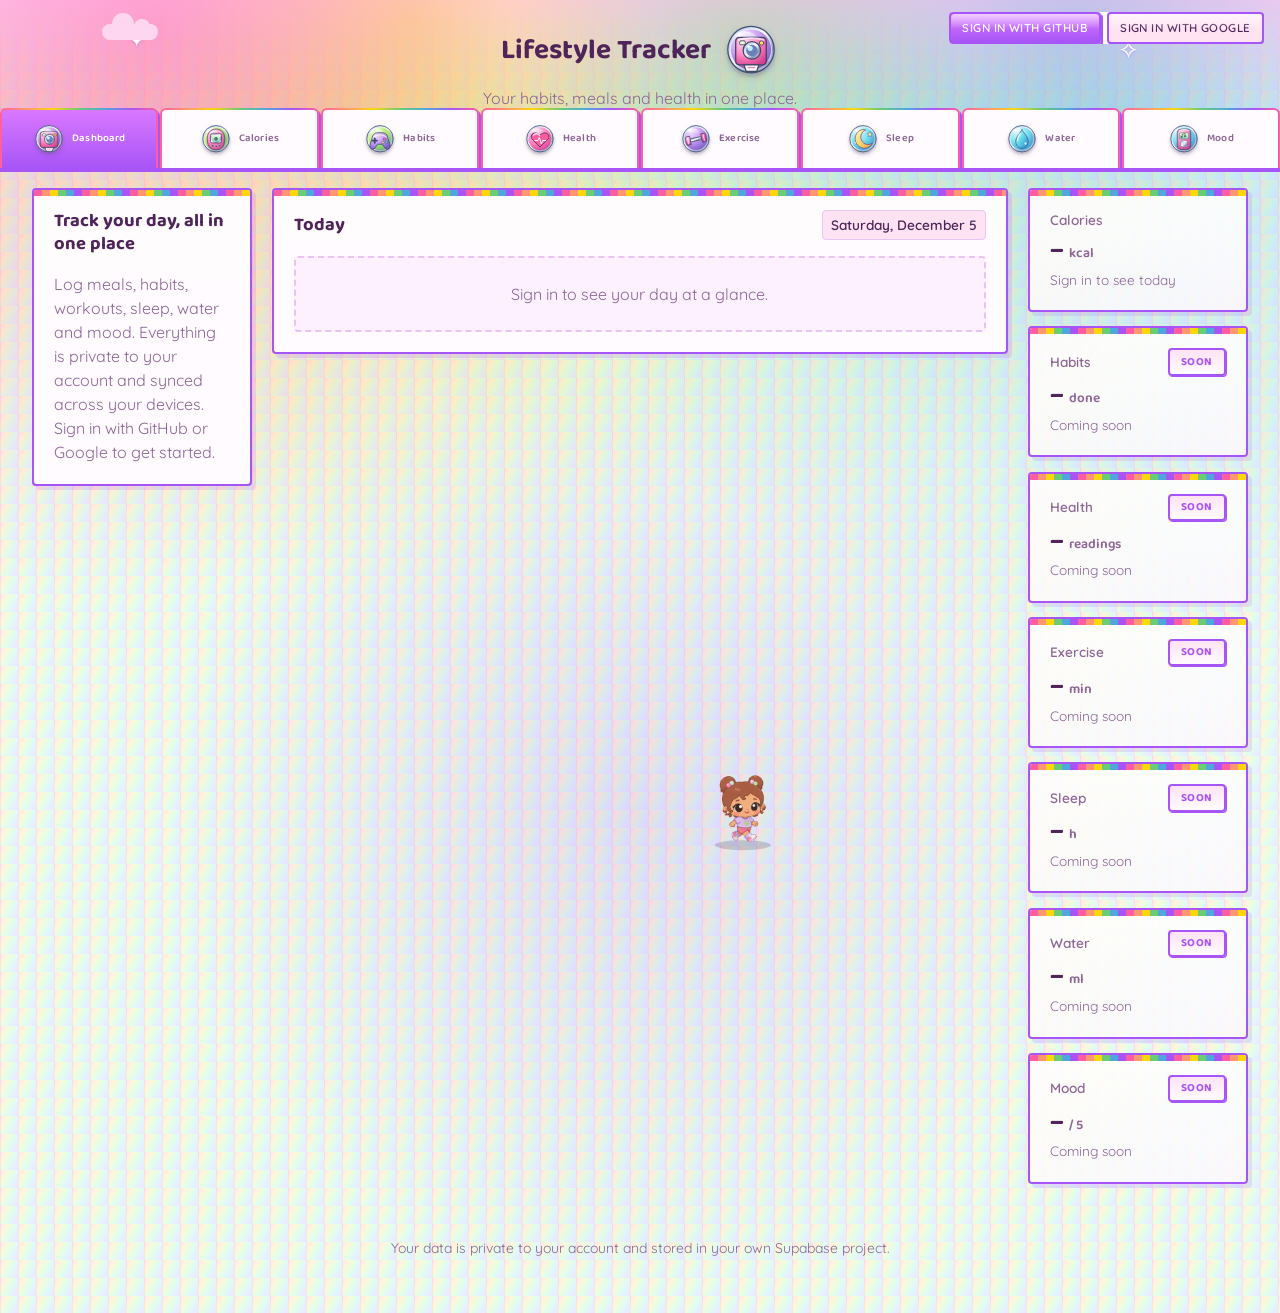
<file: index.html>
<!doctype html>
<html lang="en">
  <head>
    <meta charset="UTF-8" />
    <meta name="viewport" content="width=device-width, initial-scale=1.0" />
    <title>Lifestyle Tracker</title>
    <link rel="stylesheet" href="style.css" />
  </head>

  <body class="dashboard-page">
    <header class="app-header"></header>

    <main class="container">
      <span class="page-scene" aria-hidden="true">
        <span class="scene-cloud scene-pos-tl"></span>
        <span class="scene-cloud scene-pos-tr"></span>
        <span class="scene-ground"></span>
      </span>
      <section class="card intro-panel" id="signed-out-intro" hidden>
        <h2>Track your day, all in one place</h2>
        <p class="lede">
          Log meals, habits, workouts, sleep, water and mood. Everything is private to your account
          and synced across your devices. Sign in with GitHub or Google to get started.
        </p>
      </section>

      <section class="card today-panel">
        <div class="card-head">
          <h2>Today</h2>
          <span class="day-total" id="dashboard-date"></span>
        </div>
        <p id="dashboard-status" class="empty-state" hidden></p>
      </section>

      <div class="tile-stack-panel">
        <div class="tile-grid" id="tiles"></div>
      </div>
    </main>

    <footer class="app-footer">
      <p>Your data is private to your account and stored in your own Supabase project.</p>
    </footer>

    <script type="module" src="js/features/dashboard.js"></script>
  </body>
</html>
</file>
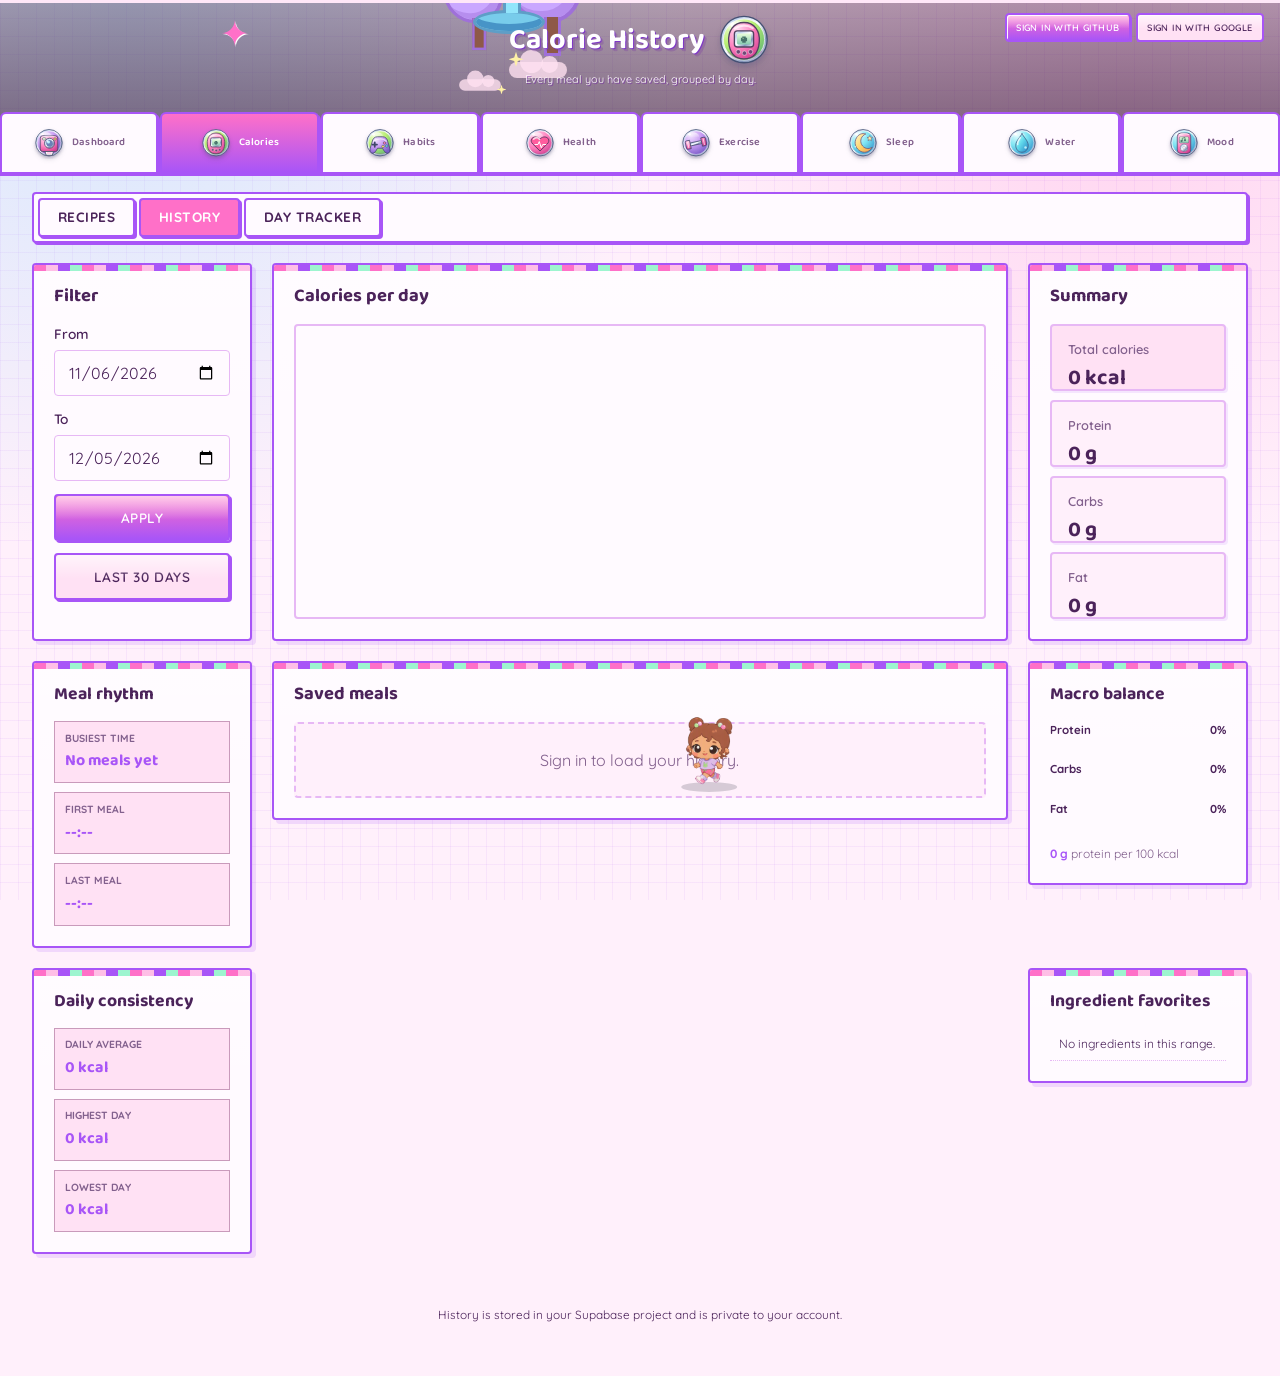
<file: calories-history.html>
<!doctype html>
<html lang="en">
  <head>
    <meta charset="UTF-8" />
    <meta name="viewport" content="width=device-width, initial-scale=1.0" />
    <title>Calorie History</title>
    <link rel="stylesheet" href="style.css" />
  </head>

  <body class="calorie-history-page">
    <header class="app-header"></header>

    <main class="container">
      <nav class="segmented" aria-label="Calorie views">
        <a href="calories.html" class="segment">Recipes</a>
        <a href="calories-history.html" class="segment is-active">History</a>
        <a href="day-tracker.html" class="segment">Day Tracker</a>
        <span class="park-diary-banner" aria-hidden="true">
          <span class="park-diary-cloud park-diary-cloud-left"></span>
          <span class="park-diary-cloud park-diary-cloud-right"></span>
          <span class="park-diary-skyline"></span>
          <span class="park-diary-tree park-diary-tree-left"></span>
          <span class="park-diary-tree park-diary-tree-right"></span>
          <span class="park-diary-fountain"></span>
          <span class="park-diary-sparkle park-diary-sparkle-one"></span>
          <span class="park-diary-sparkle park-diary-sparkle-two"></span>
          <span class="park-diary-ground"></span>
        </span>
      </nav>

      <!-- Filter -->
      <section class="card filter-panel">
        <h2>Filter</h2>
        <form id="filter-form" class="save-form" novalidate>
          <div class="field">
            <label for="from-date">From</label>
            <input type="date" id="from-date" name="from" />
          </div>
          <div class="field">
            <label for="to-date">To</label>
            <input type="date" id="to-date" name="to" />
          </div>
          <button type="submit" class="btn btn-primary">Apply</button>
          <button type="button" id="reset-filter" class="btn btn-ghost">Last 30 days</button>
        </form>
      </section>

      <!-- Summary -->
      <section class="card summary-panel">
        <h2>Summary</h2>
        <ul class="stats">
          <li class="stat stat-accent stat-calories">
            <span class="stat-label">Total calories</span>
            <span class="stat-value"><span id="sum-calories">0</span> kcal</span>
          </li>
          <li class="stat stat-protein">
            <span class="stat-label">Protein</span>
            <span class="stat-value"><span id="sum-protein">0</span> g</span>
          </li>
          <li class="stat stat-carbs">
            <span class="stat-label">Carbs</span>
            <span class="stat-value"><span id="sum-carbs">0</span> g</span>
          </li>
          <li class="stat stat-fat">
            <span class="stat-label">Fat</span>
            <span class="stat-value"><span id="sum-fat">0</span> g</span>
          </li>
        </ul>
      </section>

      <section class="card chart-panel">
        <h2>Calories per day</h2>
        <div class="chart-wrap">
          <canvas
            id="chart"
            class="chart"
            width="900"
            height="260"
            role="img"
            aria-label="Line chart of calories per day"
          ></canvas>
        </div>
      </section>

      <section class="card insight-panel rhythm-panel">
        <h2>Meal rhythm</h2>
        <dl class="insight-list">
          <div>
            <dt>Busiest time</dt>
            <dd id="rhythm-busiest">No meals yet</dd>
          </div>
          <div>
            <dt>First meal</dt>
            <dd id="rhythm-first">--:--</dd>
          </div>
          <div>
            <dt>Last meal</dt>
            <dd id="rhythm-last">--:--</dd>
          </div>
        </dl>
      </section>

      <section class="card insight-panel consistency-panel">
        <h2>Daily consistency</h2>
        <dl class="insight-list">
          <div>
            <dt>Daily average</dt>
            <dd id="consistency-average">0 kcal</dd>
          </div>
          <div>
            <dt>Highest day</dt>
            <dd id="consistency-high">0 kcal</dd>
          </div>
          <div>
            <dt>Lowest day</dt>
            <dd id="consistency-low">0 kcal</dd>
          </div>
        </dl>
      </section>

      <section class="card insight-panel macro-panel">
        <h2>Macro balance</h2>
        <div class="macro-bars" aria-label="Macro calorie distribution">
          <div><span>Protein</span><b id="macro-protein">0%</b><i id="macro-protein-bar"></i></div>
          <div><span>Carbs</span><b id="macro-carbs">0%</b><i id="macro-carbs-bar"></i></div>
          <div><span>Fat</span><b id="macro-fat">0%</b><i id="macro-fat-bar"></i></div>
        </div>
        <p class="insight-note"><strong id="protein-density">0 g</strong> protein per 100 kcal</p>
      </section>

      <section class="card insight-panel favorites-panel">
        <h2>Ingredient favorites</h2>
        <ol id="ingredient-favorites" class="favorites-list">
          <li>No ingredients in this range.</li>
        </ol>
      </section>

      <!-- Meals -->
      <section class="card history-panel">
        <h2>Saved meals</h2>
        <p id="history-status" class="empty-state">Sign in to load your history.</p>
        <div id="history-days"></div>
      </section>
    </main>

    <footer class="app-footer">
      <p>History is stored in your Supabase project and is private to your account.</p>
    </footer>

    <script type="module" src="js/features/calories/history.js"></script>
  </body>
</html>
</file>
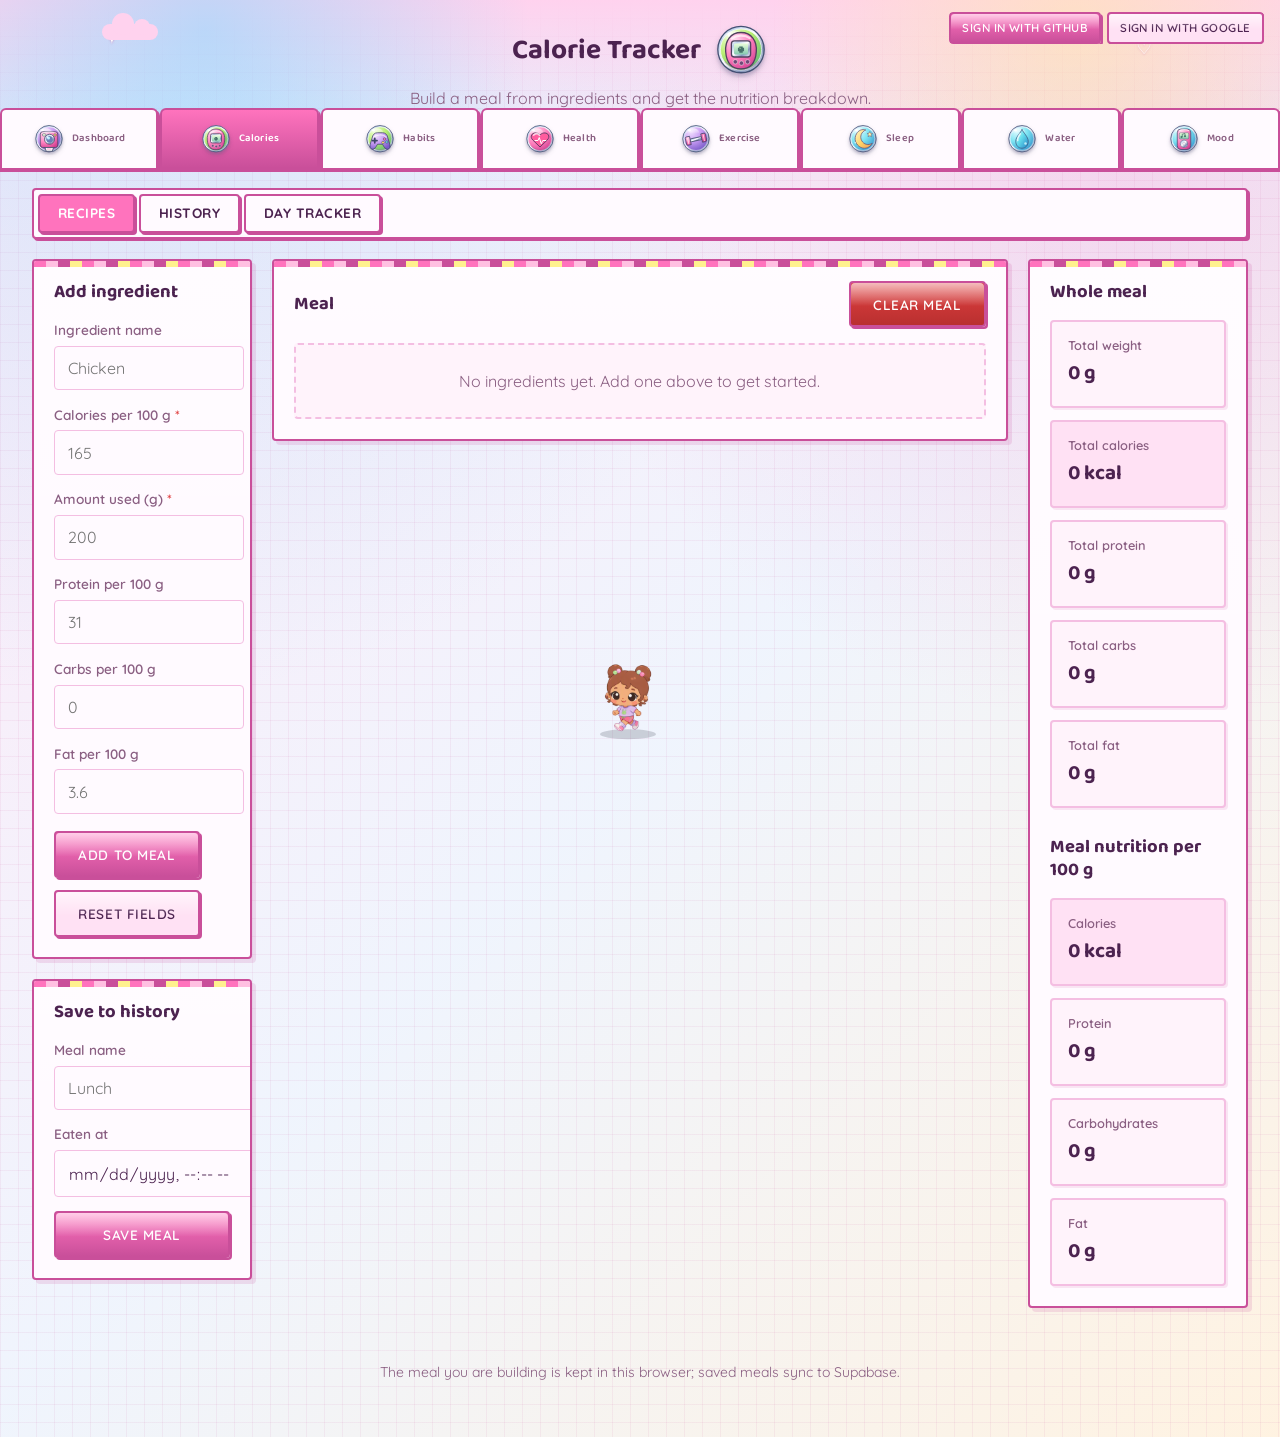
<file: calories.html>
<!doctype html>
<html lang="en">
  <head>
    <meta charset="UTF-8" />
    <meta name="viewport" content="width=device-width, initial-scale=1.0" />
    <title>Calorie Tracker</title>
    <link rel="stylesheet" href="style.css" />
  </head>

  <body class="calories-builder-page">
    <header class="app-header"></header>

    <main class="container">
      <span class="page-scene" aria-hidden="true">
        <span class="scene-cloud scene-pos-tl"></span>
        <span class="scene-cloud scene-pos-tr"></span>
        <span class="scene-ground"></span>
      </span>
      <nav class="segmented" aria-label="Calorie views">
        <a href="calories.html" class="segment is-active">Recipes</a>
        <a href="calories-history.html" class="segment">History</a>
        <a href="day-tracker.html" class="segment">Day Tracker</a>
      </nav>

      <!-- Ingredient input -->
      <div class="ingredient-stack">
        <section class="card ingredient-panel">
          <h2>Add ingredient</h2>
          <form id="ingredient-form" novalidate>
            <div class="grid">
              <div class="field field-wide">
                <label for="name">Ingredient name</label>
                <input type="text" id="name" name="name" placeholder="Chicken" required />
              </div>

              <div class="field">
                <label for="calories">Calories per 100 g <span class="req">*</span></label>
                <input
                  type="number"
                  id="calories"
                  name="calories"
                  min="0"
                  step="any"
                  placeholder="165"
                  required
                />
              </div>

              <div class="field">
                <label for="amount">Amount used (g) <span class="req">*</span></label>
                <input
                  type="number"
                  id="amount"
                  name="amount"
                  min="0.1"
                  step="any"
                  placeholder="200"
                  required
                />
              </div>

              <div class="field">
                <label for="protein">Protein per 100 g</label>
                <input
                  type="number"
                  id="protein"
                  name="protein"
                  min="0"
                  step="any"
                  placeholder="31"
                />
              </div>

              <div class="field">
                <label for="carbs">Carbs per 100 g</label>
                <input type="number" id="carbs" name="carbs" min="0" step="any" placeholder="0" />
              </div>

              <div class="field">
                <label for="fat">Fat per 100 g</label>
                <input type="number" id="fat" name="fat" min="0" step="any" placeholder="3.6" />
              </div>
            </div>

            <p id="form-error" class="status-msg" role="alert" hidden></p>

            <div class="actions">
              <button type="submit" class="btn btn-primary">Add to meal</button>
              <button type="reset" class="btn btn-ghost">Reset fields</button>
            </div>
          </form>
        </section>

        <!-- Save to history -->
        <section class="card save-panel">
          <h2>Save to history</h2>
          <form id="save-form" class="save-form" novalidate>
            <div class="field field-grow">
              <label for="meal-name">Meal name</label>
              <input type="text" id="meal-name" name="mealName" placeholder="Lunch" />
            </div>
            <div class="field">
              <label for="eaten-at">Eaten at</label>
              <input type="datetime-local" id="eaten-at" name="eatenAt" />
            </div>
            <button type="submit" id="save-meal" class="btn btn-primary">Save meal</button>
          </form>
          <p id="save-status" class="status-msg" role="status" hidden></p>
        </section>
      </div>

      <!-- Meal builder -->
      <section class="card meal-panel">
        <div class="card-head">
          <h2>Meal</h2>
          <button type="button" id="clear-meal" class="btn btn-danger">Clear meal</button>
        </div>

        <p id="empty-state" class="empty-state">
          No ingredients yet. Add one above to get started.
        </p>

        <div class="table-wrap" id="table-wrap" hidden>
          <table id="meal-table">
            <thead>
              <tr>
                <th scope="col">Ingredient</th>
                <th scope="col" class="num">Amount (g)</th>
                <th scope="col" class="num">Calories</th>
                <th scope="col" class="num">Protein (g)</th>
                <th scope="col" class="num">Carbs (g)</th>
                <th scope="col" class="num">Fat (g)</th>
                <th scope="col"><span class="sr-only">Actions</span></th>
              </tr>
            </thead>
            <tbody id="meal-body"></tbody>
          </table>
        </div>
      </section>

      <!-- Totals -->
      <section class="card totals-panel">
        <h2>Whole meal</h2>
        <ul class="stats">
          <li class="stat">
            <span class="stat-label">Total weight</span>
            <span class="stat-value"><span id="total-weight">0</span> g</span>
          </li>
          <li class="stat stat-accent">
            <span class="stat-label">Total calories</span>
            <span class="stat-value"><span id="total-calories">0</span> kcal</span>
          </li>
          <li class="stat">
            <span class="stat-label">Total protein</span>
            <span class="stat-value"><span id="total-protein">0</span> g</span>
          </li>
          <li class="stat">
            <span class="stat-label">Total carbs</span>
            <span class="stat-value"><span id="total-carbs">0</span> g</span>
          </li>
          <li class="stat">
            <span class="stat-label">Total fat</span>
            <span class="stat-value"><span id="total-fat">0</span> g</span>
          </li>
        </ul>

        <h2 class="section-gap">Meal nutrition per 100 g</h2>
        <ul class="stats">
          <li class="stat stat-accent">
            <span class="stat-label">Calories</span>
            <span class="stat-value"><span id="per100-calories">0</span> kcal</span>
          </li>
          <li class="stat">
            <span class="stat-label">Protein</span>
            <span class="stat-value"><span id="per100-protein">0</span> g</span>
          </li>
          <li class="stat">
            <span class="stat-label">Carbohydrates</span>
            <span class="stat-value"><span id="per100-carbs">0</span> g</span>
          </li>
          <li class="stat">
            <span class="stat-label">Fat</span>
            <span class="stat-value"><span id="per100-fat">0</span> g</span>
          </li>
        </ul>
      </section>
    </main>

    <footer class="app-footer">
      <p>The meal you are building is kept in this browser; saved meals sync to Supabase.</p>
    </footer>

    <script type="module" src="js/features/calories/builder.js"></script>
  </body>
</html>
</file>
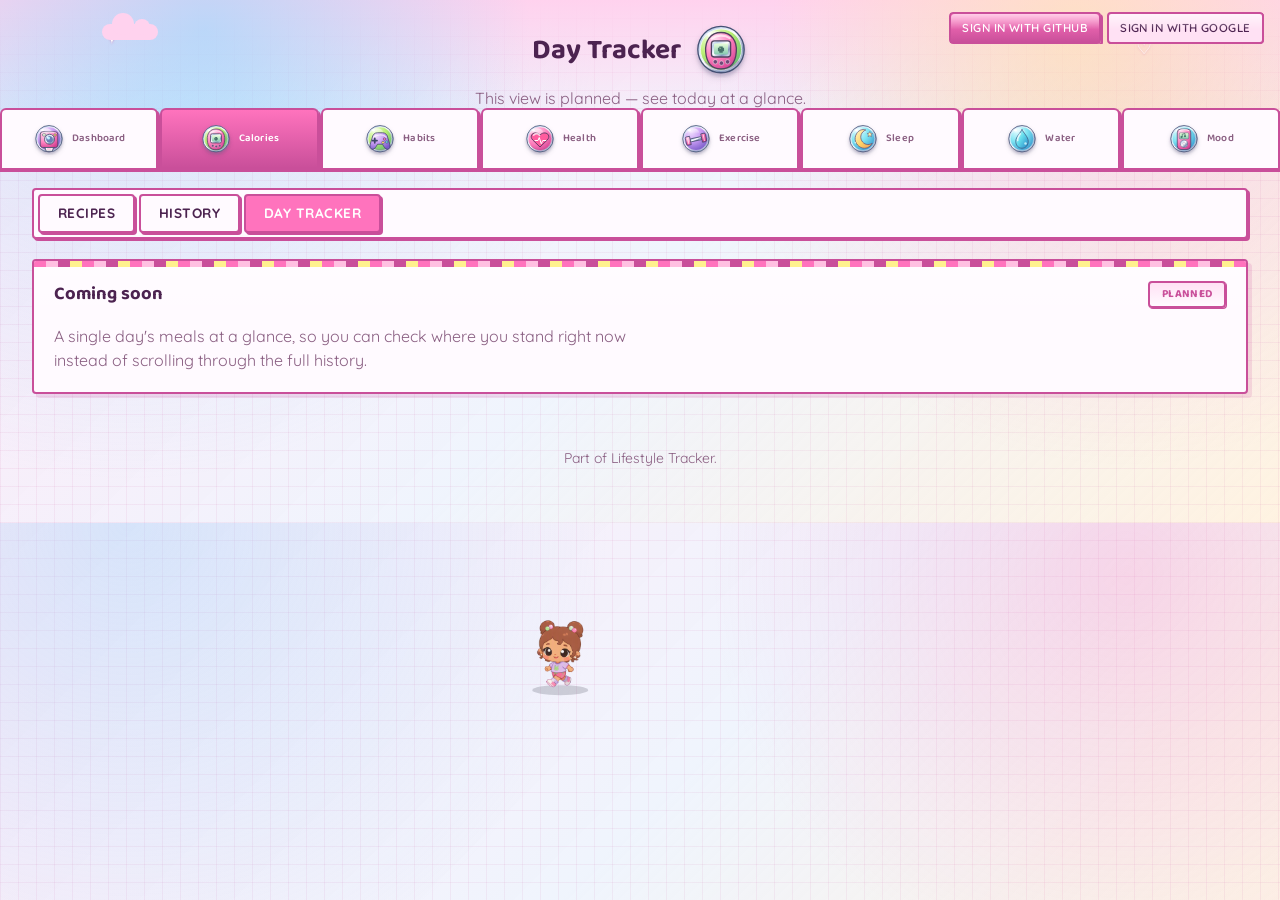
<file: day-tracker.html>
<!doctype html>
<html lang="en">
  <head>
    <meta charset="UTF-8" />
    <meta name="viewport" content="width=device-width, initial-scale=1.0" />
    <title>Day Tracker</title>
    <link rel="stylesheet" href="style.css" />
  </head>

  <body class="calories-builder-page">
    <header class="app-header"></header>

    <main class="container">
      <span class="page-scene" aria-hidden="true">
        <span class="scene-cloud scene-pos-tl"></span>
        <span class="scene-cloud scene-pos-tr"></span>
        <span class="scene-ground"></span>
      </span>
      <nav class="segmented" aria-label="Calorie views">
        <a href="calories.html" class="segment">Recipes</a>
        <a href="calories-history.html" class="segment">History</a>
        <a href="day-tracker.html" class="segment is-active">Day Tracker</a>
      </nav>

      <section class="card">
        <div class="card-head">
          <h2>Coming soon</h2>
          <span class="badge">Planned</span>
        </div>
        <p class="lede">
          A single day's meals at a glance, so you can check where you stand right now instead of
          scrolling through the full history.
        </p>
      </section>
    </main>

    <footer class="app-footer">
      <p>Part of Lifestyle Tracker.</p>
    </footer>

    <script type="module" src="js/features/calories/day-tracker.js"></script>
  </body>
</html>
</file>
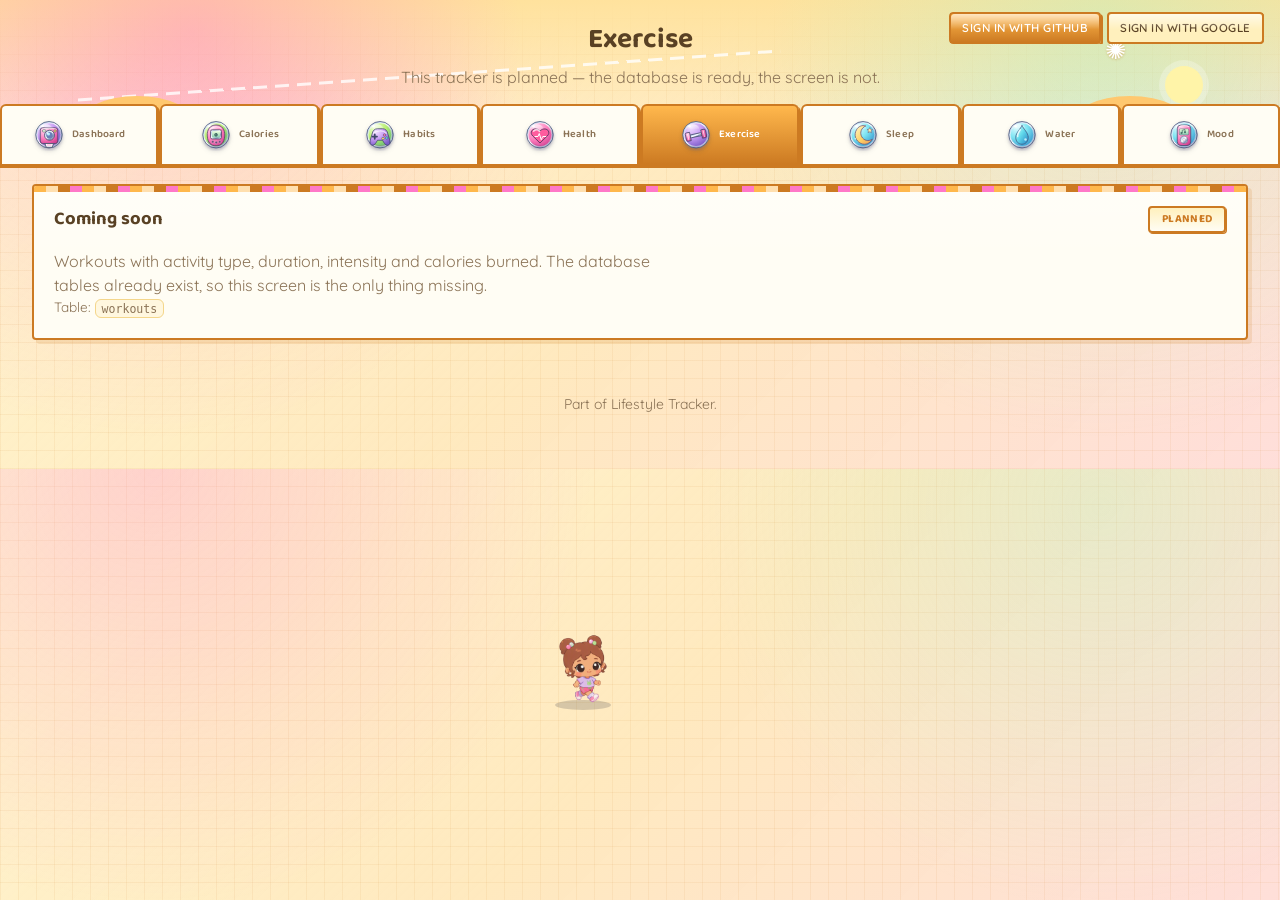
<file: exercise.html>
<!doctype html>
<html lang="en">
  <head>
    <meta charset="UTF-8" />
    <meta name="viewport" content="width=device-width, initial-scale=1.0" />
    <title>Exercise</title>
    <link rel="stylesheet" href="style.css" />
  </head>

  <body class="exercise-page" data-tracker="exercise">
    <header class="app-header"></header>

    <main class="container">
      <span class="page-scene" aria-hidden="true">
        <span class="scene-sun scene-pos-mr"></span>
        <span class="scene-hill scene-pos-bl"></span>
        <span class="scene-hill scene-pos-br"></span>
        <span class="scene-ground"></span>
      </span>
      <section class="card">
        <div class="card-head">
          <h2>Coming soon</h2>
          <span class="badge">Planned</span>
        </div>
        <p class="lede">
          Workouts with activity type, duration, intensity and calories burned. The database tables
          already exist, so this screen is the only thing missing.
        </p>
        <p class="tile-detail">Table: <code id="stub-table"></code></p>
      </section>
    </main>

    <footer class="app-footer">
      <p>Part of Lifestyle Tracker.</p>
    </footer>

    <script type="module" src="js/features/stub.js"></script>
  </body>
</html>
</file>
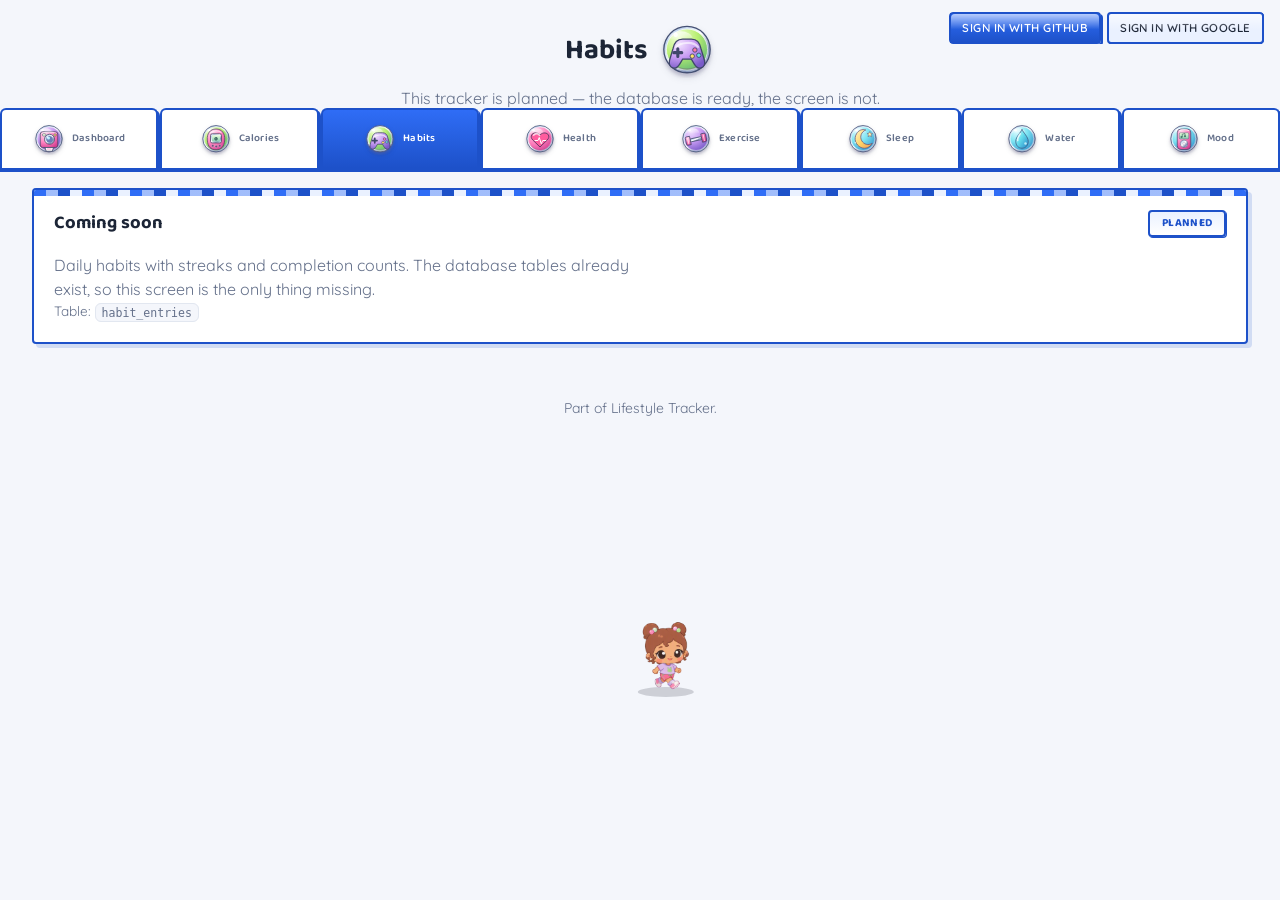
<file: habits.html>
<!doctype html>
<html lang="en">
  <head>
    <meta charset="UTF-8" />
    <meta name="viewport" content="width=device-width, initial-scale=1.0" />
    <title>Habits</title>
    <link rel="stylesheet" href="style.css" />
  </head>

  <body data-tracker="habits">
    <header class="app-header"></header>

    <main class="container">
      <section class="card">
        <div class="card-head">
          <h2>Coming soon</h2>
          <span class="badge">Planned</span>
        </div>
        <p class="lede">
          Daily habits with streaks and completion counts. The database tables already exist, so
          this screen is the only thing missing.
        </p>
        <p class="tile-detail">Table: <code id="stub-table"></code></p>
      </section>
    </main>

    <footer class="app-footer">
      <p>Part of Lifestyle Tracker.</p>
    </footer>

    <script type="module" src="js/features/stub.js"></script>
  </body>
</html>
</file>
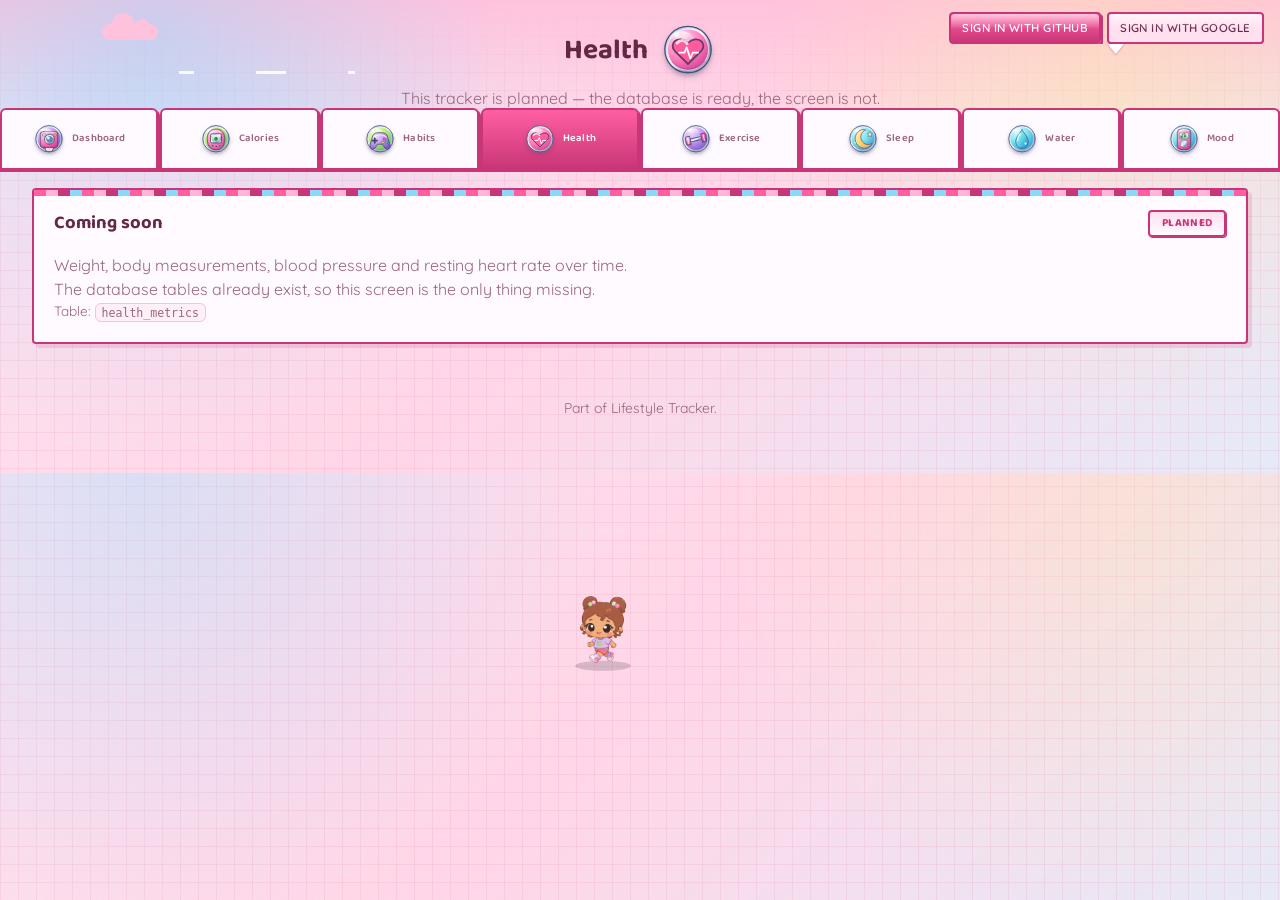
<file: health.html>
<!doctype html>
<html lang="en">
  <head>
    <meta charset="UTF-8" />
    <meta name="viewport" content="width=device-width, initial-scale=1.0" />
    <title>Health</title>
    <link rel="stylesheet" href="style.css" />
  </head>

  <body class="health-page" data-tracker="health">
    <header class="app-header"></header>

    <main class="container">
      <span class="page-scene" aria-hidden="true">
        <span class="scene-cloud scene-pos-tl"></span>
        <span class="scene-cloud scene-pos-tr"></span>
        <span class="scene-ground"></span>
      </span>
      <section class="card">
        <div class="card-head">
          <h2>Coming soon</h2>
          <span class="badge">Planned</span>
        </div>
        <p class="lede">
          Weight, body measurements, blood pressure and resting heart rate over time. The database
          tables already exist, so this screen is the only thing missing.
        </p>
        <p class="tile-detail">Table: <code id="stub-table"></code></p>
      </section>
    </main>

    <footer class="app-footer">
      <p>Part of Lifestyle Tracker.</p>
    </footer>

    <script type="module" src="js/features/stub.js"></script>
  </body>
</html>
</file>
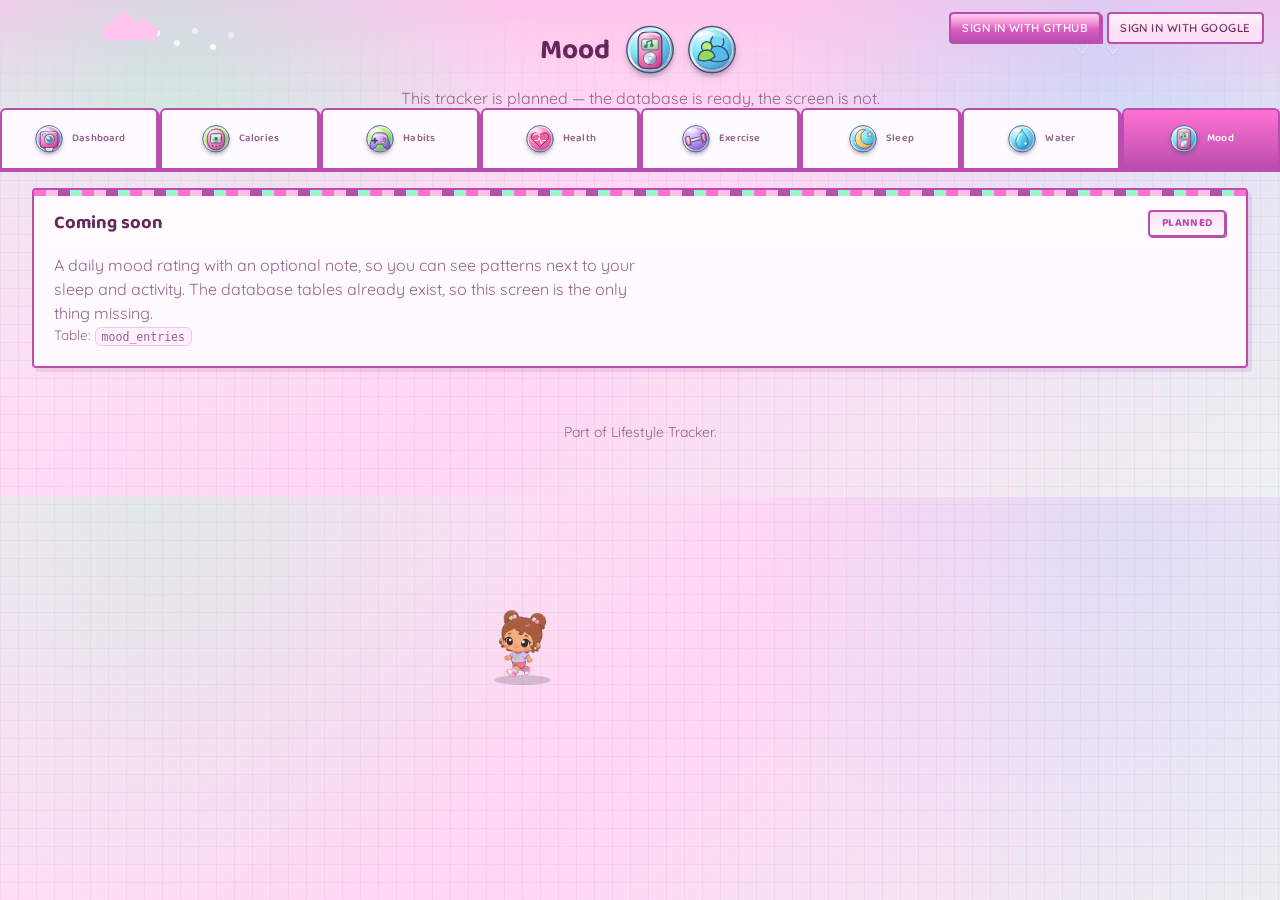
<file: mood.html>
<!doctype html>
<html lang="en">
  <head>
    <meta charset="UTF-8" />
    <meta name="viewport" content="width=device-width, initial-scale=1.0" />
    <title>Mood</title>
    <link rel="stylesheet" href="style.css" />
  </head>

  <body class="mood-page" data-tracker="mood">
    <header class="app-header"></header>

    <main class="container">
      <span class="page-scene" aria-hidden="true">
        <span class="scene-cloud scene-pos-tl"></span>
        <span class="scene-cloud scene-pos-tr"></span>
        <span class="scene-ground"></span>
      </span>
      <section class="card">
        <div class="card-head">
          <h2>Coming soon</h2>
          <span class="badge">Planned</span>
        </div>
        <p class="lede">
          A daily mood rating with an optional note, so you can see patterns next to your sleep and
          activity. The database tables already exist, so this screen is the only thing missing.
        </p>
        <p class="tile-detail">Table: <code id="stub-table"></code></p>
      </section>
    </main>

    <footer class="app-footer">
      <p>Part of Lifestyle Tracker.</p>
    </footer>

    <script type="module" src="js/features/stub.js"></script>
  </body>
</html>
</file>
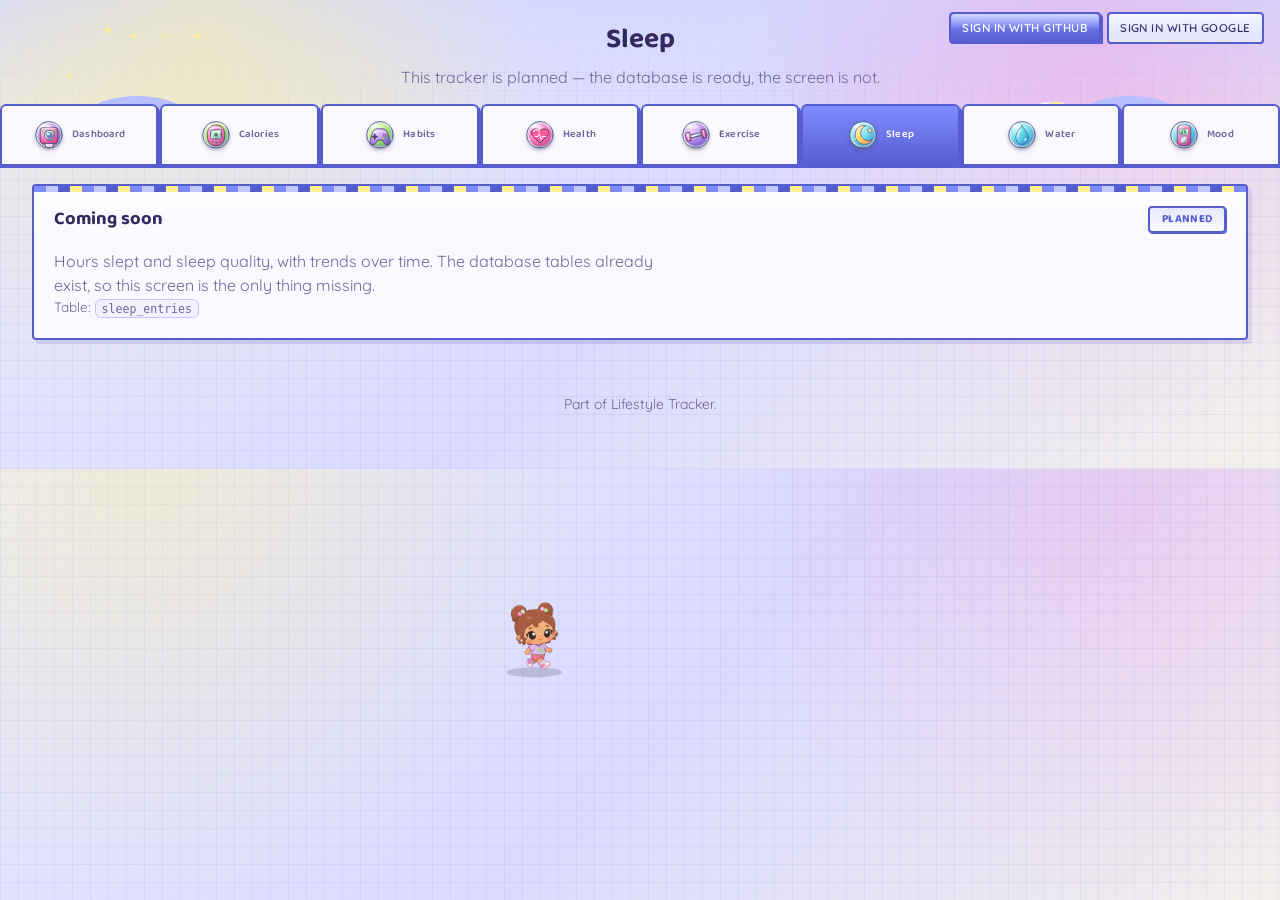
<file: sleep.html>
<!doctype html>
<html lang="en">
  <head>
    <meta charset="UTF-8" />
    <meta name="viewport" content="width=device-width, initial-scale=1.0" />
    <title>Sleep</title>
    <link rel="stylesheet" href="style.css" />
  </head>

  <body class="sleep-page" data-tracker="sleep">
    <header class="app-header"></header>

    <main class="container">
      <span class="page-scene" aria-hidden="true">
        <span class="scene-star scene-pos-tl">✦</span>
        <span class="scene-star scene-pos-ml">✧</span>
        <span class="scene-hill scene-pos-bl"></span>
        <span class="scene-hill scene-pos-br"></span>
      </span>
      <section class="card">
        <div class="card-head">
          <h2>Coming soon</h2>
          <span class="badge">Planned</span>
        </div>
        <p class="lede">
          Hours slept and sleep quality, with trends over time. The database tables already exist,
          so this screen is the only thing missing.
        </p>
        <p class="tile-detail">Table: <code id="stub-table"></code></p>
      </section>
    </main>

    <footer class="app-footer">
      <p>Part of Lifestyle Tracker.</p>
    </footer>

    <script type="module" src="js/features/stub.js"></script>
  </body>
</html>
</file>
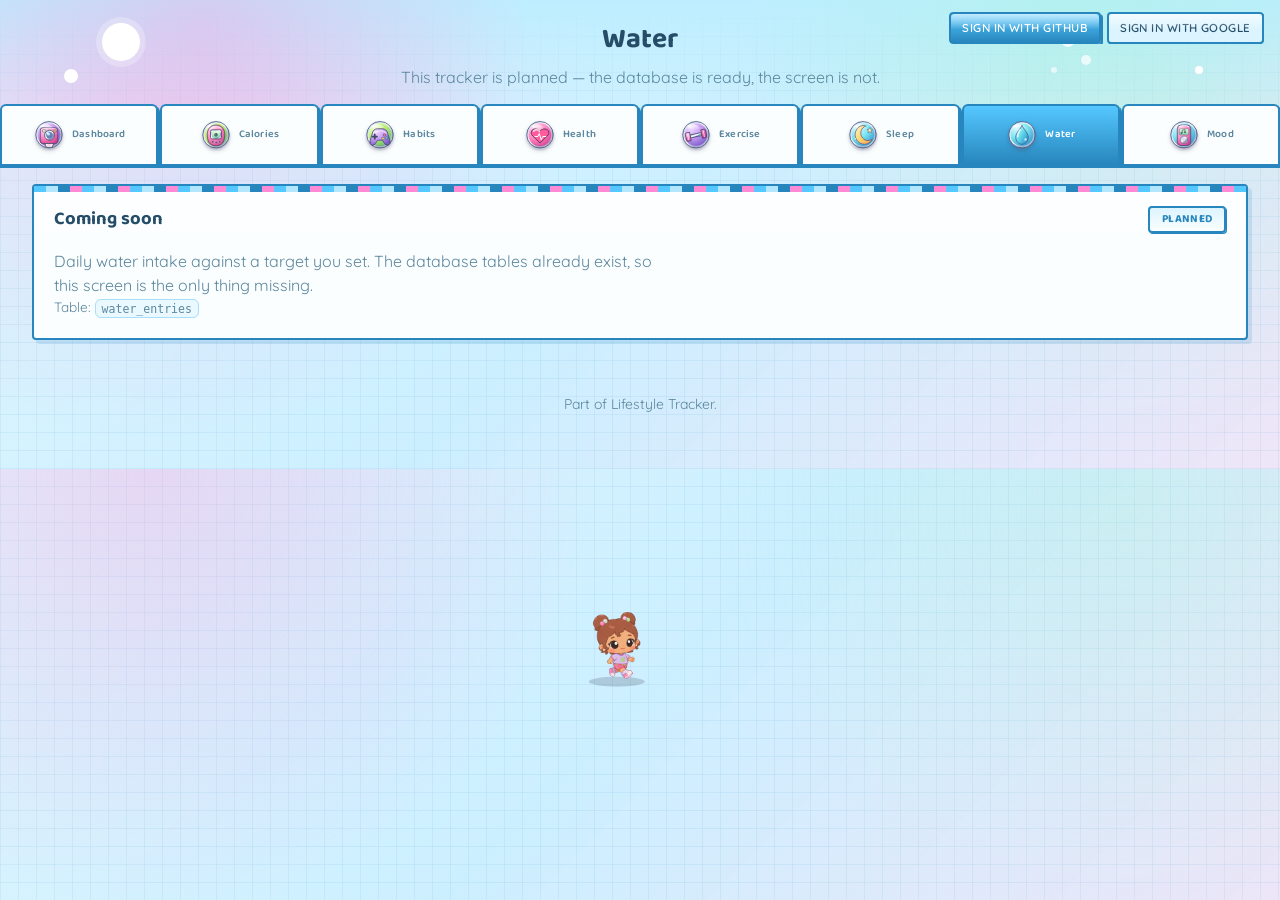
<file: water.html>
<!doctype html>
<html lang="en">
  <head>
    <meta charset="UTF-8" />
    <meta name="viewport" content="width=device-width, initial-scale=1.0" />
    <title>Water</title>
    <link rel="stylesheet" href="style.css" />
  </head>

  <body class="water-page" data-tracker="water">
    <header class="app-header"></header>

    <main class="container">
      <span class="page-scene" aria-hidden="true">
        <span class="scene-sun scene-pos-tl"></span>
        <span class="scene-bubble scene-bubble-sm scene-pos-mr"></span>
        <span class="scene-bubble scene-bubble-lg scene-pos-ml"></span>
      </span>
      <section class="card">
        <div class="card-head">
          <h2>Coming soon</h2>
          <span class="badge">Planned</span>
        </div>
        <p class="lede">
          Daily water intake against a target you set. The database tables already exist, so this
          screen is the only thing missing.
        </p>
        <p class="tile-detail">Table: <code id="stub-table"></code></p>
      </section>
    </main>

    <footer class="app-footer">
      <p>Part of Lifestyle Tracker.</p>
    </footer>

    <script type="module" src="js/features/stub.js"></script>
  </body>
</html>
</file>
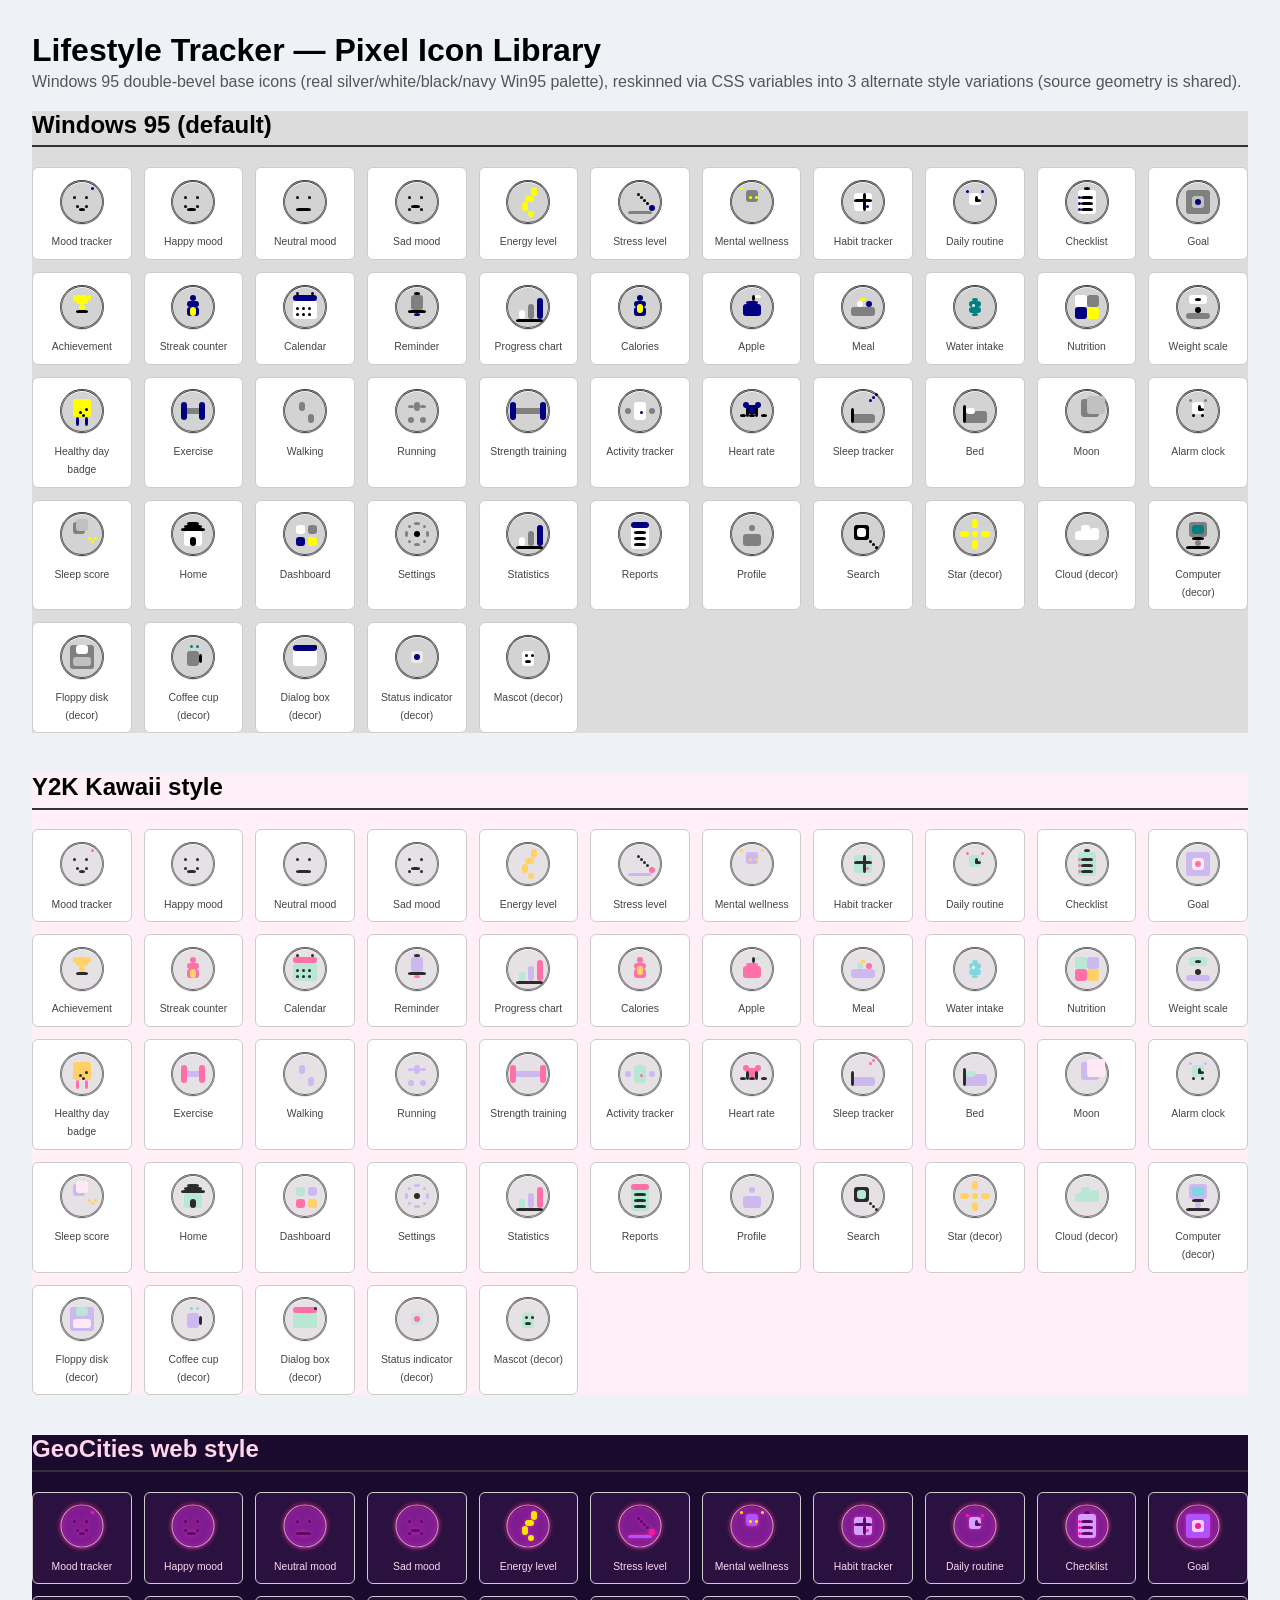
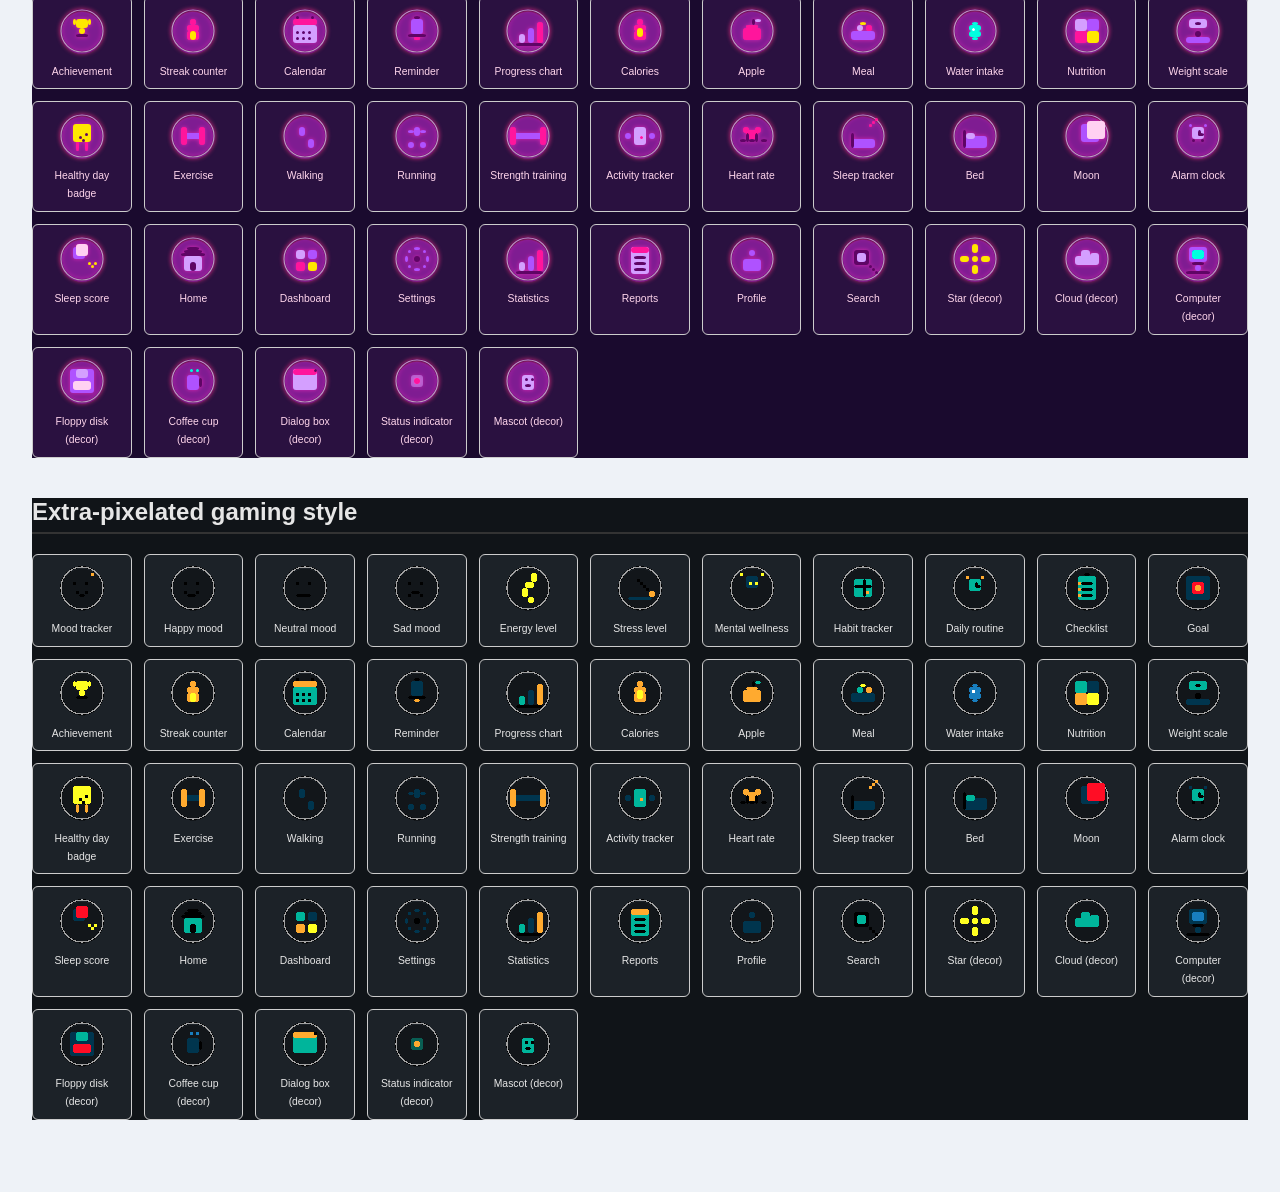
<file: assets/icons/demo.html>
<!doctype html>
<html lang="en">
  <head>
    <meta charset="UTF-8" />
    <title>Icon Library Gallery — Lifestyle Tracker</title>
    <link rel="stylesheet" href="palette.css" />
    <style>
      body {
        font-family: 'Segoe UI', Tahoma, sans-serif;
        background: #eef2f7;
        margin: 0;
        padding: 2rem;
      }
      h1 {
        margin: 0 0 0.25rem;
      }
      p.sub {
        color: #555;
        margin-top: 0;
      }
      .theme-section {
        margin-bottom: 2.5rem;
      }
      .theme-section h2 {
        border-bottom: 2px solid #333;
        padding-bottom: 0.4rem;
      }
      .grid {
        display: grid;
        grid-template-columns: repeat(auto-fill, minmax(96px, 1fr));
        gap: 0.75rem;
      }
      .cell {
        background: #fff;
        border: 1px solid #ccc;
        border-radius: 6px;
        padding: 0.6rem;
        text-align: center;
      }
      .cell svg {
        display: block;
        margin: 0 auto 0.35rem;
      }
      .cell span {
        font-size: 0.65rem;
        color: #444;
        word-break: break-word;
      }
      .theme-section:first-child {
        background: #dcdcdc;
      }
      .theme-y2k {
        background: #fff0f7;
      }
      .theme-geocities {
        background: #1a0a2e;
      }
      .theme-geocities h2,
      .theme-geocities .cell span {
        color: #ffd6ec;
      }
      .theme-geocities .cell {
        background: #2a1140;
      }
      .theme-pixelgame {
        background: #101418;
      }
      .theme-pixelgame h2,
      .theme-pixelgame .cell span {
        color: #e6e6e6;
      }
      .theme-pixelgame .cell {
        background: #1c2228;
      }
    </style>
  </head>
  <body>
    <h1>Lifestyle Tracker — Pixel Icon Library</h1>
    <p class="sub">
      Windows 95 double-bevel base icons (real silver/white/black/navy Win95 palette), reskinned via
      CSS variables into 3 alternate style variations (source geometry is shared).
    </p>

    <div id="sprite-holder"></div>

    <div id="galleries"></div>

    <script>
      const icons = [
        ['icon-mood-tracker', 'Mood tracker'],
        ['icon-mood-happy', 'Happy mood'],
        ['icon-mood-neutral', 'Neutral mood'],
        ['icon-mood-sad', 'Sad mood'],
        ['icon-energy-level', 'Energy level'],
        ['icon-stress-level', 'Stress level'],
        ['icon-mental-wellness', 'Mental wellness'],
        ['icon-habit-tracker', 'Habit tracker'],
        ['icon-daily-routine', 'Daily routine'],
        ['icon-checklist', 'Checklist'],
        ['icon-goal', 'Goal'],
        ['icon-achievement', 'Achievement'],
        ['icon-streak-counter', 'Streak counter'],
        ['icon-calendar', 'Calendar'],
        ['icon-reminder', 'Reminder'],
        ['icon-progress-chart', 'Progress chart'],
        ['icon-calories', 'Calories'],
        ['icon-apple', 'Apple'],
        ['icon-meal', 'Meal'],
        ['icon-water-intake', 'Water intake'],
        ['icon-nutrition', 'Nutrition'],
        ['icon-weight-scale', 'Weight scale'],
        ['icon-healthy-day-badge', 'Healthy day badge'],
        ['icon-exercise', 'Exercise'],
        ['icon-walking', 'Walking'],
        ['icon-running', 'Running'],
        ['icon-strength-training', 'Strength training'],
        ['icon-activity-tracker', 'Activity tracker'],
        ['icon-heart-rate', 'Heart rate'],
        ['icon-sleep-tracker', 'Sleep tracker'],
        ['icon-bed', 'Bed'],
        ['icon-moon', 'Moon'],
        ['icon-alarm-clock', 'Alarm clock'],
        ['icon-sleep-score', 'Sleep score'],
        ['icon-home', 'Home'],
        ['icon-dashboard', 'Dashboard'],
        ['icon-settings', 'Settings'],
        ['icon-statistics', 'Statistics'],
        ['icon-reports', 'Reports'],
        ['icon-profile', 'Profile'],
        ['icon-search', 'Search'],
        ['icon-star', 'Star (decor)'],
        ['icon-cloud', 'Cloud (decor)'],
        ['icon-computer', 'Computer (decor)'],
        ['icon-floppy-disk', 'Floppy disk (decor)'],
        ['icon-coffee-cup', 'Coffee cup (decor)'],
        ['icon-dialog-box', 'Dialog box (decor)'],
        ['icon-status-indicator', 'Status indicator (decor)'],
        ['icon-mascot', 'Mascot (decor)']
      ];

      const themes = [
        ['', 'Windows 95 (default)'],
        ['theme-y2k', 'Y2K Kawaii style'],
        ['theme-geocities', 'GeoCities web style'],
        ['theme-pixelgame', 'Extra-pixelated gaming style']
      ];

      fetch('sprite.svg')
        .then((r) => r.text())
        .then((svgText) => {
          document.getElementById('sprite-holder').innerHTML = svgText;
          const container = document.getElementById('galleries');
          themes.forEach(([cls, label]) => {
            const section = document.createElement('div');
            section.className = 'theme-section ' + cls;
            section.innerHTML = `<h2>${label}</h2><div class="grid"></div>`;
            const grid = section.querySelector('.grid');
            icons.forEach(([id, name]) => {
              const cell = document.createElement('div');
              cell.className = 'cell';
              cell.innerHTML = `<svg class="icon-svg" viewBox="0 0 16 16" width="64" height="64"><use href="#${id}"></use></svg><span>${name}</span>`;
              grid.appendChild(cell);
            });
            container.appendChild(section);
          });
        });
    </script>
  </body>
</html>
</file>
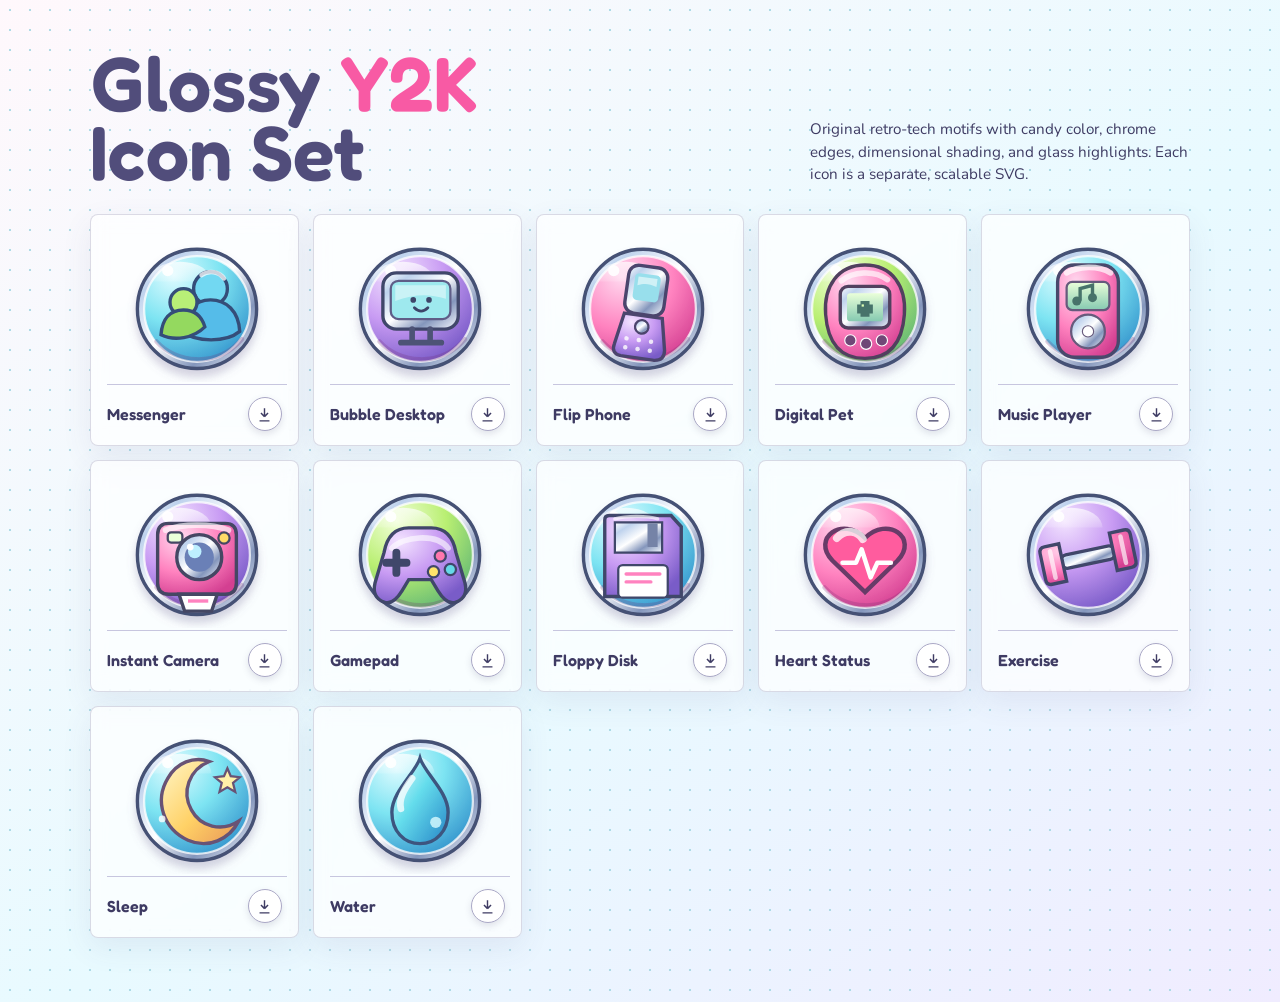
<file: assets/icons/glossy-demo.html>
<!doctype html>
<html lang="en">
  <head>
    <meta charset="UTF-8" />
    <meta name="viewport" content="width=device-width, initial-scale=1" />
    <title>Glossy Y2K Icon Collection</title>
    <style>
      @import url('https://fonts.googleapis.com/css2?family=Fredoka:wght@500;600&family=Nunito:wght@600;700&display=swap');
      :root {
        color-scheme: light;
        --ink: #3e3b63;
        --pink: #f85aa4;
        --line: #c7c6df;
      }
      * {
        box-sizing: border-box;
      }
      body {
        min-height: 100vh;
        margin: 0;
        color: var(--ink);
        font-family: 'Nunito', sans-serif;
        background-color: #eefaff;
        background-image:
          radial-gradient(#acdbe6 1px, transparent 1px),
          linear-gradient(145deg, #fff8fc 0%, #e8faff 55%, #f0ecff 100%);
        background-size:
          20px 20px,
          100% 100%;
      }
      main {
        width: min(1100px, calc(100% - 32px));
        margin: 0 auto;
        padding: 48px 0 64px;
      }
      header {
        display: flex;
        align-items: end;
        justify-content: space-between;
        gap: 24px;
        margin-bottom: 28px;
      }
      h1 {
        margin: 0;
        font:
          600 clamp(2rem, 7vw, 4.8rem)/0.9 'Fredoka',
          sans-serif;
        color: #514d7b;
        letter-spacing: 0;
      }
      h1 span {
        color: var(--pink);
      }
      header p {
        max-width: 380px;
        margin: 0;
        font-size: 0.95rem;
        line-height: 1.5;
      }
      .grid {
        display: grid;
        grid-template-columns: repeat(auto-fit, minmax(190px, 1fr));
        gap: 14px;
      }
      .icon-card {
        min-width: 0;
        padding: 20px 16px 14px;
        border: 1px solid rgba(103, 99, 145, 0.23);
        border-radius: 8px;
        background: rgba(255, 255, 255, 0.72);
        box-shadow: 0 10px 30px rgba(83, 78, 130, 0.09);
        backdrop-filter: blur(8px);
      }
      .preview {
        display: grid;
        place-items: center;
        aspect-ratio: 1.2;
        min-height: 150px;
        border-bottom: 1px solid var(--line);
      }
      .preview img {
        width: min(150px, 80%);
        height: auto;
        transition: transform 0.3s cubic-bezier(0.2, 0.8, 0.2, 1);
      }
      .icon-card:hover .preview img {
        transform: translateY(-5px) rotate(-2deg) scale(1.05);
      }
      .meta {
        display: flex;
        align-items: center;
        justify-content: space-between;
        gap: 8px;
        padding-top: 12px;
      }
      h2 {
        overflow: hidden;
        margin: 0;
        font:
          600 1rem/1.2 'Fredoka',
          sans-serif;
        text-overflow: ellipsis;
        white-space: nowrap;
      }
      a {
        display: grid;
        width: 34px;
        height: 34px;
        flex: 0 0 34px;
        place-items: center;
        border: 1px solid #aaa8c6;
        border-radius: 50%;
        color: var(--ink);
        background: #fff;
        text-decoration: none;
        box-shadow:
          inset 0 2px #fff,
          0 3px 7px rgba(68, 64, 110, 0.15);
      }
      a:hover {
        color: #fff;
        border-color: #c93680;
        background: var(--pink);
      }
      a svg {
        width: 17px;
        height: 17px;
      }
      @media (max-width: 620px) {
        main {
          padding-top: 28px;
        }
        header {
          align-items: start;
          flex-direction: column;
        }
        .grid {
          grid-template-columns: repeat(2, minmax(0, 1fr));
        }
        .icon-card {
          padding: 12px 10px 10px;
        }
        .preview {
          min-height: 120px;
        }
      }
    </style>
  </head>
  <body>
    <main>
      <header>
        <h1>Glossy <span>Y2K</span><br />Icon Set</h1>
        <p>
          Original retro-tech motifs with candy color, chrome edges, dimensional shading, and glass
          highlights. Each icon is a separate, scalable SVG.
        </p>
      </header>
      <section class="grid" id="icon-grid" aria-label="Icon collection"></section>
    </main>
    <script>
      const icons = [
        ['messenger', 'Messenger'],
        ['desktop', 'Bubble Desktop'],
        ['flip-phone', 'Flip Phone'],
        ['digital-pet', 'Digital Pet'],
        ['music-player', 'Music Player'],
        ['camera', 'Instant Camera'],
        ['gamepad', 'Gamepad'],
        ['floppy', 'Floppy Disk'],
        ['heart-status', 'Heart Status'],
        ['exercise', 'Exercise'],
        ['sleep', 'Sleep'],
        ['water', 'Water']
      ];
      const downloadIcon =
        '<svg viewBox="0 0 24 24" fill="none" stroke="currentColor" stroke-width="2" aria-hidden="true"><path d="M12 3v12m0 0 5-5m-5 5-5-5M5 21h14"/></svg>';
      document.querySelector('#icon-grid').innerHTML = icons
        .map(
          ([file, label]) => `
        <article class="icon-card">
          <div class="preview"><img src="glossy/${file}.svg" alt="${label} glossy Y2K icon" /></div>
          <div class="meta"><h2>${label}</h2><a href="glossy/${file}.svg" download title="Download ${label}" aria-label="Download ${label}">${downloadIcon}</a></div>
        </article>`
        )
        .join('');
    </script>
  </body>
</html>
</file>
<file: style.css>
/* ---------- Design tokens ---------- */
@import url('https://fonts.googleapis.com/css2?family=Baloo+2:wght@500;600;700;800&family=Quicksand:wght@400;500;600;700&display=swap');

:root {
  --bg: #f4f6fb;
  --surface: #ffffff;
  --text: #1c2536;
  --muted: #64708a;
  --border: #e2e7f0;
  --primary: #2f6df6;
  --primary-dark: #1d51c9;
  --danger: #e04141;
  --danger-dark: #b92f2f;
  --accent-bg: #eaf1ff;
  --radius: 14px;
  --shadow: 0 2px 10px rgba(28, 37, 54, 0.07);

  --font-body:
    'Quicksand', system-ui, -apple-system, 'Segoe UI', Roboto, Helvetica, Arial, sans-serif;
  --font-display: 'Baloo 2', var(--font-body);

  --space-1: 0.35rem;
  --space-2: 0.6rem;
  --space-3: 0.9rem;
  --space-4: 1.25rem;
  --space-5: 1.75rem;
  --space-6: 2.5rem;

  --text-sm: 0.85rem;
  --text-base: 1rem;
  --text-lg: 1.3rem;

  --accent-calories: #ff73bd;
  --accent-habits: #a778ff;
  --accent-health: #ff5fa2;
  --accent-exercise: #ffb84d;
  --accent-sleep: #7f8cff;
  --accent-water: #55c8ff;
  --accent-mood: #ff72d2;

  /* Rounded y2k glossy look shared by every page (see .page-scene, .glossy-*) */
  --radius-lg: 22px;
  --radius-pill: 999px;
  --glossy-shadow: 0 10px 24px rgba(28, 37, 54, 0.12), 0 2px 6px rgba(28, 37, 54, 0.08);
  --glossy-shadow-sm: 0 4px 10px rgba(28, 37, 54, 0.1);
  --glossy-highlight-card: linear-gradient(
    180deg,
    rgba(255, 255, 255, 0.4),
    rgba(255, 255, 255, 0) 45%
  );
  --glossy-highlight-btn: linear-gradient(
    180deg,
    rgba(255, 255, 255, 0.65),
    rgba(255, 255, 255, 0) 55%
  );
  --rainbow-border: linear-gradient(
    90deg,
    #ff5da2,
    #ff9770,
    #ffd60a,
    #6bcb77,
    #4ea8de,
    #a855f7,
    #ff5da2
  );
}

@media (prefers-color-scheme: dark) {
  :root {
    --bg: #12161f;
    --surface: #1a202c;
    --text: #e8ecf4;
    --muted: #97a3b8;
    --border: #2a3242;
    --accent-bg: #1d2a44;
    --shadow: 0 2px 10px rgba(0, 0, 0, 0.35);
  }
}

/* ---------- Base ---------- */
* {
  box-sizing: border-box;
}

body {
  margin: 0;
  background: var(--bg);
  color: var(--text);
  font-family: var(--font-body);
  line-height: 1.5;
}

h1,
h2 {
  margin: 0;
  font-family: var(--font-display);
  font-weight: 700;
  line-height: 1.25;
}

.sr-only {
  position: absolute;
  width: 1px;
  height: 1px;
  overflow: hidden;
  clip: rect(0 0 0 0);
  white-space: nowrap;
}

/* ---------- Layout ---------- */
.app-header {
  position: relative;
  overflow: hidden;
  min-height: 168px;
  padding: 1.4rem max(4.5rem, calc(50% - 400px)) 3.6rem;
  border-bottom: 4px solid var(--primary-dark);
  text-align: center;
}

.app-header .auth-bar {
  position: absolute;
  z-index: 3;
  top: 0.75rem;
  right: 1rem;
  display: flex;
  min-height: 0;
  padding: 0;
  border: 0;
  background: transparent;
  box-shadow: none;
}

/* auth-bar reuses .card markup for other pages, but it's just a button row here, no card chrome. */
.app-header .auth-bar.card::before,
.app-header .auth-bar.card::after {
  content: none;
}

.app-header .auth-status {
  display: none;
}

.app-header .auth-actions {
  gap: 0.35rem;
}

.app-header .auth-actions .btn {
  padding: 0.4rem 0.7rem;
  font-size: 0.72rem;
}

.app-header h1 {
  font-size: 1.75rem;
}

/* Decorative header motif; pages drop this in <main> and shell.js moves it here. */
.page-scene {
  position: absolute;
  inset: 0;
  z-index: 0;
  overflow: hidden;
  pointer-events: none;
}

.app-header > :not(.page-scene):not(.auth-bar):not(.app-nav) {
  position: relative;
  z-index: 1;
}

/* Shared scene shapes: pages compose these with position utilities and theme colors below. */
.scene-cloud {
  position: absolute;
  width: 56px;
  height: 16px;
  border-radius: 999px;
  background: var(--scene-mid, rgba(255, 255, 255, 0.8));
}

.scene-cloud::before,
.scene-cloud::after {
  content: '';
  position: absolute;
  bottom: 5px;
  border-radius: 50%;
  background: inherit;
}

.scene-cloud::before {
  left: 10px;
  width: 22px;
  height: 22px;
}

.scene-cloud::after {
  right: 8px;
  width: 16px;
  height: 16px;
}

.scene-hill {
  position: absolute;
  bottom: -10px;
  width: 120px;
  height: 60px;
  border-radius: 50% 50% 0 0;
  background: var(--scene-fg, rgba(255, 255, 255, 0.55));
}

.scene-ground {
  position: absolute;
  right: 0;
  bottom: 0;
  left: 0;
  height: 26px;
  background:
    radial-gradient(circle, var(--scene-accent, rgba(255, 255, 255, 0.7)) 0 2px, transparent 3px)
      8px 6px / 26px 16px,
    var(--scene-fg, rgba(255, 255, 255, 0.4));
}

.scene-wave {
  position: absolute;
  right: 0;
  bottom: -8px;
  left: 0;
  height: 22px;
  background: radial-gradient(circle at 10px 0, transparent 11px, var(--scene-fg, #fff) 12px)
    repeat-x;
  background-size: 34px 22px;
}

.scene-sun,
.scene-moon {
  position: absolute;
  width: 38px;
  height: 38px;
  border-radius: 50%;
  background: var(--scene-accent, #fff6d8);
}

.scene-sun {
  box-shadow: 0 0 0 6px rgba(255, 255, 255, 0.25);
}

.scene-moon {
  box-shadow: -9px -3px 0 -3px var(--scene-mid, transparent);
}

.scene-sparkle {
  position: absolute;
  width: 13px;
  height: 13px;
  background: var(--scene-accent, #fff);
  clip-path: polygon(50% 0, 62% 38%, 100% 50%, 62% 62%, 50% 100%, 38% 62%, 0 50%, 38% 38%);
}

.scene-star {
  position: absolute;
  color: var(--scene-accent, #fff);
  font-size: 0.85rem;
  line-height: 1;
}

.scene-bubble {
  position: absolute;
  border-radius: 50%;
  background: var(--scene-accent, rgba(255, 255, 255, 0.75));
}

.scene-bubble-sm {
  width: 8px;
  height: 8px;
}

.scene-bubble-lg {
  width: 14px;
  height: 14px;
}

/* Position utilities so each theme can arrange the shared shapes differently. */
.scene-pos-tl {
  top: 14%;
  left: 8%;
}

.scene-pos-tr {
  top: 14%;
  right: 9%;
}

.scene-pos-ml {
  top: 42%;
  left: 5%;
}

.scene-pos-mr {
  top: 40%;
  right: 6%;
}

.scene-pos-bl {
  bottom: 8px;
  left: 6%;
}

.scene-pos-br {
  bottom: 8px;
  right: 7%;
}

.scene-pos-center {
  top: 20%;
  left: 50%;
  transform: translateX(-50%);
}

.page-title {
  display: inline-flex;
  align-items: center;
  justify-content: center;
  gap: 0.75rem;
}

.page-icons {
  display: inline-flex;
  align-items: center;
  gap: 0.35rem;
}

.page-icon {
  width: 3.5rem;
  height: 3.5rem;
  object-fit: contain;
  filter: drop-shadow(0 3px 3px rgba(28, 37, 54, 0.14));
}

.subtitle {
  margin: 0.5rem 0 0;
  color: var(--muted);
}

.container {
  max-width: 900px;
  margin: 0 auto;
  padding: 1rem;
  display: grid;
  gap: 1.25rem;
}

/* Same three-column layout as calorie-history at desktop widths; a lone card just spans all three. */
@media (min-width: 820px) {
  .container {
    max-width: calc(100% - 2rem);
    grid-template-columns: minmax(220px, 0.32fr) minmax(0, 1.36fr) minmax(220px, 0.32fr);
    align-items: start;
  }

  .container > * {
    grid-column: 1 / -1;
  }
}

.app-footer {
  padding: 1.5rem 1rem 2.5rem;
  text-align: center;
  color: var(--muted);
  font-size: 0.875rem;
}

/* ---------- Card ---------- */
/* Same 2px border + hard offset shadow as calorie-history's cards, keyed to each page's own ink color. */
.card {
  position: relative;
  isolation: isolate;
  overflow: hidden;
  background: var(--surface);
  border: 2px solid var(--primary-dark);
  border-radius: 4px;
  box-shadow: 4px 4px 0 color-mix(in srgb, var(--primary-dark) 16%, transparent);
  padding: 1.25rem;
}

.card::before {
  content: '';
  position: absolute;
  z-index: 0;
  inset: 0;
  border-radius: inherit;
  background: var(--glossy-highlight-card);
  pointer-events: none;
}

/* Fun striped top border, colored from each page's own theme tokens. */
.card::after {
  content: '';
  position: absolute;
  z-index: 0;
  top: 0;
  right: 0;
  left: 0;
  height: 6px;
  background: repeating-linear-gradient(
    90deg,
    var(--primary) 0 12px,
    color-mix(in srgb, var(--primary) 45%, white) 12px 24px,
    var(--primary-dark) 24px 36px,
    var(--stripe-accent, var(--accent-bg)) 36px 48px
  );
  pointer-events: none;
}

.card > * {
  position: relative;
  z-index: 1;
}

.card h2 {
  font-size: 1.15rem;
  margin-bottom: 1rem;
}

.card-head {
  display: flex;
  align-items: center;
  justify-content: space-between;
  gap: 1rem;
  flex-wrap: wrap;
  margin-bottom: 1rem;
}

.card-head h2 {
  margin-bottom: 0;
}

.section-gap {
  margin-top: 1.75rem;
}

/* ---------- Form ---------- */
.grid {
  display: grid;
  grid-template-columns: repeat(auto-fit, minmax(190px, 1fr));
  gap: 0.9rem;
}

.field {
  display: flex;
  flex-direction: column;
  gap: 0.35rem;
}

.field-wide {
  grid-column: 1 / -1;
}

label {
  font-size: 0.85rem;
  font-weight: 600;
  color: var(--muted);
}

.req {
  color: var(--danger);
}

input[type='text'],
input[type='number'],
input[type='date'],
input[type='datetime-local'],
input[type='time'],
select,
textarea {
  padding: 0.7rem 0.8rem;
  font-size: 1rem;
  font-family: inherit;
  color: inherit;
  background: var(--surface);
  border: 1px solid var(--border);
  border-radius: 4px;
  min-width: 0;
}

input:focus-visible,
button:focus-visible {
  outline: 3px solid rgba(47, 109, 246, 0.35);
  outline-offset: 1px;
  border-color: var(--primary);
}

.form-error {
  margin: 0.9rem 0 0;
  padding: 0.6rem 0.8rem;
  border-radius: 4px;
  background: #fdeaea;
  color: var(--danger-dark);
  font-size: 0.9rem;
}

.actions {
  display: flex;
  flex-wrap: wrap;
  gap: 0.75rem;
  margin-top: 1.1rem;
}

/* ---------- Buttons ---------- */
/* Same boxy, hard-shadow, uppercase look as calorie-history's buttons, using each page's own theme tokens. */
.btn {
  position: relative;
  overflow: hidden;
  padding: 0.8rem 1.4rem;
  font-size: 0.85rem;
  font-family: inherit;
  font-weight: 600;
  text-transform: uppercase;
  letter-spacing: 0.04em;
  border: 2px solid var(--primary-dark);
  border-radius: 4px;
  box-shadow: 2px 2px 0 var(--primary-dark);
  cursor: pointer;
  transition:
    background-color 0.12s ease,
    color 0.12s ease,
    transform 0.12s ease,
    box-shadow 0.12s ease;
}

.btn::before {
  content: '';
  position: absolute;
  inset: 0;
  border-radius: inherit;
  background: var(--glossy-highlight-btn);
  pointer-events: none;
}

.btn:hover:not(:disabled) {
  transform: translate(1px, 1px);
  box-shadow: 1px 1px 0 var(--primary-dark);
}

.btn-primary {
  background: linear-gradient(180deg, var(--primary), var(--primary-dark));
  color: #fff;
}

.btn-primary:hover:not(:disabled) {
  background: linear-gradient(180deg, var(--primary-dark), var(--primary-dark));
}

.btn-ghost {
  background: var(--accent-bg);
  color: var(--text);
}

.btn-ghost:hover:not(:disabled) {
  background: var(--bg);
}

.btn-danger {
  background: linear-gradient(180deg, var(--danger), var(--danger-dark));
  color: #fff;
}

.btn-danger:hover:not(:disabled) {
  background: linear-gradient(180deg, var(--danger-dark), var(--danger-dark));
}

.btn-icon {
  padding: 0.45rem 0.75rem;
  font-size: 0.68rem;
  background: transparent;
  border-width: 1px;
  box-shadow: none;
  color: var(--danger);
}

.btn-icon:hover:not(:disabled) {
  background: #fdeaea;
}

/* ---------- Table ---------- */
.table-wrap {
  overflow-x: auto;
}

table {
  width: 100%;
  border: 2px solid var(--border);
  border-collapse: collapse;
  background: var(--surface);
  font-size: 0.95rem;
}

th,
td {
  padding: 0.7rem 0.6rem;
  text-align: left;
  border-bottom: 1px solid var(--border);
  white-space: nowrap;
}

th {
  font-size: 0.78rem;
  text-transform: uppercase;
  letter-spacing: 0.04em;
  background: var(--accent-bg);
  color: var(--muted);
}

th.num,
td.num {
  text-align: right;
}

tbody tr:last-child td {
  border-bottom: none;
}

.amount-input {
  width: 6rem;
  padding: 0.4rem 0.5rem;
  text-align: right;
}

.ingredient-name {
  font-weight: 600;
  white-space: normal;
}

.empty-state {
  margin: 0;
  padding: 1.5rem;
  text-align: center;
  color: var(--muted);
  background: var(--bg);
  border: 2px dashed var(--border);
  border-radius: 4px;
}

/* ---------- Stats ---------- */
.stats {
  list-style: none;
  margin: 0;
  padding: 0;
  display: grid;
  grid-template-columns: repeat(auto-fit, minmax(150px, 1fr));
  gap: 0.75rem;
}

.stat {
  position: relative;
  overflow: hidden;
  min-height: 88px;
  padding: 0.9rem 1rem;
  background: var(--bg);
  border: 2px solid var(--border);
  border-radius: 4px;
  box-shadow: 2px 2px 0 color-mix(in srgb, var(--primary-dark) 12%, transparent);
  display: flex;
  flex-direction: column;
  gap: 0.15rem;
}

.stat-accent {
  background: var(--accent-bg);
}

.stat-label {
  font-size: 0.8rem;
  font-weight: 600;
  color: var(--muted);
}

.stat-value {
  font-family: var(--font-display);
  font-size: 1.3rem;
  font-weight: 700;
}

/* ---------- Navigation ---------- */
/* Docked to the header's bottom edge, spanning full width, like the calorie-history tab bar. */
.app-nav {
  position: absolute;
  right: 0;
  bottom: 0;
  left: 0;
  z-index: 1;
  display: grid;
  grid-template-columns: repeat(8, minmax(0, 1fr));
  gap: 2px;
}

.nav-link {
  display: flex;
  align-items: center;
  justify-content: center;
  gap: 0.45rem;
  min-height: 60px;
  padding: 0.4rem 0.4rem;
  border-radius: 6px 6px 0 0;
  text-decoration: none;
  font-weight: 700;
  color: var(--muted);
  background: var(--surface);
  border: 2px solid var(--primary-dark);
  border-bottom: none;
  box-shadow: 2px 2px 0 var(--primary-dark);
  transition:
    transform 0.15s ease,
    box-shadow 0.15s ease;
}

.nav-link:hover {
  transform: translate(1px, 1px);
  box-shadow: 1px 1px 0 var(--primary-dark);
}

.nav-link.is-active {
  background: linear-gradient(180deg, var(--primary), var(--primary-dark));
  border-color: var(--primary-dark);
  color: #fff;
}

.nav-icon {
  display: grid;
  width: 32px;
  height: 32px;
  flex-shrink: 0;
  place-items: center;
}

.nav-icon img {
  width: 100%;
  height: 100%;
  object-fit: contain;
  filter: drop-shadow(0 2px 2px rgba(28, 37, 54, 0.18));
}

.nav-label {
  font-family: var(--font-display);
  font-size: 0.66rem;
  font-weight: 600;
  letter-spacing: 0.01em;
  line-height: 1;
  white-space: nowrap;
  overflow: hidden;
  text-overflow: ellipsis;
}

/* ---------- Auth bar ---------- */
.auth-bar {
  display: flex;
  align-items: center;
  justify-content: space-between;
  gap: 1rem;
  flex-wrap: wrap;
}

.auth-status {
  margin: 0;
  color: var(--muted);
}

.auth-actions {
  display: flex;
  gap: 0.5rem;
}

/* ---------- Save / filter forms ---------- */
.save-form {
  display: flex;
  flex-wrap: wrap;
  align-items: flex-end;
  gap: 0.9rem;
}

.field-grow {
  flex: 1 1 220px;
}

.status-msg {
  margin: 0.9rem 0 0;
  padding: 0.6rem 0.8rem;
  border: 2px dashed var(--border);
  border-radius: 4px;
  background: var(--accent-bg);
  color: var(--primary-dark);
  font-size: 0.9rem;
}

.status-msg.is-error {
  background: #fdeaea;
  color: var(--danger-dark);
}

/* ---------- History ---------- */
.day-block + .day-block {
  margin-top: 1.5rem;
}

.day-head {
  display: flex;
  align-items: baseline;
  justify-content: space-between;
  gap: 1rem;
  flex-wrap: wrap;
  margin-bottom: 0.5rem;
}

.day-head h3 {
  margin: 0;
  font-size: 1rem;
}

.day-total {
  padding: 0.25rem 0.5rem;
  border: 1px solid var(--border);
  border-radius: 4px;
  background: var(--accent-bg);
  font-size: 0.85rem;
  font-weight: 600;
  color: var(--text);
}

.row-actions {
  display: flex;
  gap: 0.4rem;
  justify-content: flex-end;
}

.btn-icon-neutral {
  color: var(--primary);
}

.btn-icon-neutral:hover {
  background: var(--accent-bg);
}

.chart-wrap {
  overflow-x: auto;
  border: 2px solid var(--border);
  border-radius: 4px;
  background: var(--surface);
}

.chart,
#chart {
  width: 100%;
  min-width: 320px;
  height: auto;
}

/* ---------- Dashboard tiles ---------- */
.lede {
  margin: 0;
  color: var(--muted);
  max-width: 60ch;
}

.tile-grid {
  display: grid;
  grid-template-columns: repeat(auto-fit, minmax(190px, 1fr));
  gap: var(--space-3);
}

.tile {
  position: relative;
  isolation: isolate;
  overflow: hidden;
  display: flex;
  flex-direction: column;
  gap: var(--space-1);
  padding: var(--space-4);
  border: 2px solid var(--primary-dark);
  border-radius: 4px;
  background: var(--surface);
  box-shadow: 4px 4px 0 color-mix(in srgb, var(--primary-dark) 16%, transparent);
  text-decoration: none;
  color: inherit;
  transition:
    transform 0.15s ease,
    box-shadow 0.15s ease;
}

/* Fun striped top border, same idea as .card::after but colored from the tile's own accent. */
.tile::after {
  content: '';
  position: absolute;
  z-index: 0;
  top: 0;
  right: 0;
  left: 0;
  height: 6px;
  background: repeating-linear-gradient(
    90deg,
    var(--tile-accent, var(--primary)) 0 12px,
    color-mix(in srgb, var(--tile-accent, var(--primary)) 45%, white) 12px 24px,
    color-mix(in srgb, var(--tile-accent, var(--primary)) 70%, black) 24px 36px
  );
  pointer-events: none;
}

.tile > * {
  position: relative;
  z-index: 1;
}

.tile:hover {
  transform: translate(1px, 1px);
  box-shadow: 2px 2px 0 color-mix(in srgb, var(--primary-dark) 18%, transparent);
}

.tile-head {
  display: flex;
  align-items: center;
  justify-content: space-between;
  gap: var(--space-2);
}

.tile-label {
  font-size: var(--text-sm);
  font-weight: 600;
  color: var(--muted);
}

.tile-value {
  margin: 0;
  font-family: var(--font-display);
  font-size: 1.6rem;
  font-weight: 700;
  line-height: 1.1;
}

.tile-unit {
  margin-left: 0.3rem;
  font-size: var(--text-sm);
  font-weight: 600;
  color: var(--muted);
}

.tile-detail,
.tile-error {
  margin: 0;
  font-size: var(--text-sm);
  color: var(--muted);
}

.tile-error {
  color: var(--danger);
}

.accent-calories {
  --tile-accent: var(--accent-calories);
}
.accent-habits {
  --tile-accent: var(--accent-habits);
}
.accent-health {
  --tile-accent: var(--accent-health);
}
.accent-exercise {
  --tile-accent: var(--accent-exercise);
}
.accent-sleep {
  --tile-accent: var(--accent-sleep);
}
.accent-water {
  --tile-accent: var(--accent-water);
}
.accent-mood {
  --tile-accent: var(--accent-mood);
}

/* ---------- Badge ---------- */
.badge {
  padding: 0.2rem 0.7rem;
  border-radius: 4px;
  background: linear-gradient(180deg, var(--accent-bg), var(--surface));
  border: 2px solid var(--primary-dark);
  box-shadow: 1px 1px 0 var(--primary-dark);
  color: var(--primary-dark);
  font-family: var(--font-display);
  font-size: 0.7rem;
  font-weight: 700;
  text-transform: uppercase;
  letter-spacing: 0.04em;
  white-space: nowrap;
}

/* ---------- Progress ---------- */
.progress {
  height: 8px;
  border: 1px solid var(--border);
  border-radius: 4px;
  background: var(--border);
  overflow: hidden;
}

.progress > span {
  display: block;
  height: 100%;
  background: var(--tile-accent, var(--primary));
}

/* ---------- Segmented control ---------- */
/* Same boxy/uppercase/hard-shadow language as .btn. */
.segmented {
  display: inline-flex;
  padding: 0.25rem;
  gap: 0.25rem;
  border: 2px solid var(--primary-dark);
  border-radius: 4px;
  background: var(--surface);
  box-shadow: 2px 2px 0 var(--primary-dark);
  align-self: start;
}

.segment {
  padding: 0.45rem 1.1rem;
  border: 2px solid var(--primary-dark);
  border-radius: 4px;
  background: var(--surface);
  box-shadow: 2px 2px 0 var(--primary-dark);
  font-size: var(--text-sm);
  font-weight: 700;
  text-transform: uppercase;
  letter-spacing: 0.04em;
  color: var(--text);
  text-decoration: none;
  transition:
    transform 0.12s ease,
    background-color 0.12s ease,
    box-shadow 0.12s ease;
}

.segment:hover {
  transform: translate(1px, 1px);
  box-shadow: 1px 1px 0 var(--primary-dark);
}

.segment.is-active {
  background: var(--primary);
  border-color: var(--primary-dark);
  box-shadow: 2px 2px 0 var(--primary-dark);
  color: #fff;
}

code {
  padding: 0.1rem 0.35rem;
  border-radius: 6px;
  background: var(--bg);
  border: 1px solid var(--border);
  font-size: 0.85em;
}

/* ---------- Mobile ---------- */
@media (max-width: 520px) {
  .actions .btn {
    flex: 1 1 100%;
  }

  .card {
    padding: 1rem;
  }

  .save-form .btn {
    flex: 1 1 100%;
  }

  .auth-bar {
    flex-direction: column;
    align-items: stretch;
  }

  .app-header {
    min-height: 190px;
    padding: 1.1rem 0.9rem 0.75rem;
  }

  .app-header .auth-bar {
    position: static;
    justify-content: center;
    margin-top: 0.4rem;
  }

  /* Eight nav links will not fit docked full-width, so drop them back into flow and scroll instead. */
  .app-nav {
    position: static;
    display: flex;
    flex-wrap: nowrap;
    justify-content: flex-start;
    overflow-x: auto;
    scrollbar-width: none;
    gap: 0.35rem;
    margin-top: 0.6rem;
    padding: 0 1rem 0.25rem;
    margin-left: -1rem;
    margin-right: -1rem;
  }

  .app-nav::-webkit-scrollbar {
    display: none;
  }

  .nav-link {
    flex: 0 0 auto;
    border-radius: 4px;
    border-bottom: 2px solid var(--primary-dark);
  }

  .tile-grid {
    grid-template-columns: 1fr;
  }
}

/* ---------- Tracker page themes: rounded glossy y2k, one palette + motif each ---------- */

.calories-builder-page {
  --bg: #fff3fb;
  --surface: #fffaff;
  --text: #4c2350;
  --muted: #8a5f82;
  --border: #f4bee2;
  --primary: #ff73bd;
  --primary-dark: #c94f9a;
  --accent-bg: #ffe1f4;
  --stripe-accent: #fff18f;
  --scene-mid: #ffd2ee;
  --scene-fg: #ffaddb;
  --scene-accent: #fff;
  background-color: var(--bg);
  background-image:
    radial-gradient(circle at 10% 0%, rgba(139, 215, 255, 0.34), transparent 38%),
    radial-gradient(circle at 88% 10%, rgba(255, 115, 189, 0.24), transparent 34%),
    linear-gradient(rgba(201, 79, 154, 0.08) 1px, transparent 1px),
    linear-gradient(90deg, rgba(201, 79, 154, 0.08) 1px, transparent 1px),
    linear-gradient(
      135deg,
      rgba(255, 225, 244, 0.54),
      rgba(224, 246, 255, 0.5) 52%,
      rgba(255, 241, 143, 0.24)
    );
  background-size:
    auto,
    auto,
    18px 18px,
    18px 18px,
    auto;
}

.calories-builder-page .page-scene {
  background:
    radial-gradient(circle at 16% 18%, rgba(139, 215, 255, 0.55), transparent 30%),
    radial-gradient(circle at 84% 18%, rgba(255, 241, 143, 0.42), transparent 28%),
    linear-gradient(180deg, #ffd2ee, transparent 72%);
}

.calories-builder-page .page-scene::before,
.calories-builder-page .page-scene::after {
  content: '✦';
  position: absolute;
  color: #fff;
  text-shadow: 0 1px 2px rgba(201, 79, 154, 0.4);
  font-size: 1.4rem;
}

.calories-builder-page .page-scene::before {
  top: 12%;
  left: 8%;
}

.calories-builder-page .page-scene::after {
  content: '♡';
  top: 20%;
  right: 10%;
  font-size: 1.1rem;
}

/* Three-column layout: ingredient+save stack | meal builder | totals. */
.calories-builder-page .ingredient-stack {
  display: flex;
  flex-direction: column;
  gap: 1.25rem;
}

@media (min-width: 820px) {
  .calories-builder-page .ingredient-stack {
    grid-column: 1;
  }

  .calories-builder-page .meal-panel {
    grid-column: 2;
  }

  .calories-builder-page .totals-panel {
    grid-column: 3;
  }

  .calories-builder-page .save-panel .save-form {
    flex-direction: column;
    align-items: stretch;
  }

  .calories-builder-page .save-panel .field-grow {
    flex: none;
  }

  .calories-builder-page .save-panel .btn {
    width: 100%;
  }
}

.exercise-page {
  --bg: #fff7df;
  --surface: #fffdf4;
  --text: #594124;
  --muted: #8b7356;
  --border: #f4d68b;
  --primary: #ffb84d;
  --primary-dark: #cc7a22;
  --accent-bg: #fff0bd;
  --stripe-accent: #ff78c8;
  --scene-mid: #ffe29d;
  --scene-fg: #ffc86f;
  --scene-accent: #fff4a8;
  background-color: var(--bg);
  background-image:
    radial-gradient(circle at 12% 0%, rgba(255, 120, 200, 0.28), transparent 36%),
    radial-gradient(circle at 86% 8%, rgba(157, 245, 207, 0.24), transparent 34%),
    linear-gradient(rgba(204, 122, 34, 0.08) 1px, transparent 1px),
    linear-gradient(90deg, rgba(204, 122, 34, 0.08) 1px, transparent 1px),
    linear-gradient(
      135deg,
      rgba(255, 246, 196, 0.55),
      rgba(255, 184, 77, 0.22) 52%,
      rgba(255, 120, 200, 0.2)
    );
  background-size:
    auto,
    auto,
    18px 18px,
    18px 18px,
    auto;
}

.exercise-page .page-scene {
  background:
    radial-gradient(circle at 15% 20%, rgba(255, 120, 200, 0.4), transparent 30%),
    radial-gradient(circle at 86% 12%, rgba(157, 245, 207, 0.32), transparent 30%),
    linear-gradient(180deg, #ffe29d, transparent 72%);
}

/* dashed motion trail + star bursts */
.exercise-page .page-scene::before {
  content: '';
  position: absolute;
  top: 45%;
  left: 6%;
  width: 55%;
  height: 3px;
  background: repeating-linear-gradient(90deg, #fff 0 14px, transparent 14px 22px);
  opacity: 0.8;
  transform: rotate(-4deg);
}

.exercise-page .page-scene::after {
  content: '✺';
  position: absolute;
  top: 18%;
  right: 12%;
  color: #fff;
  font-size: 1.6rem;
  text-shadow: 0 1px 2px rgba(204, 122, 34, 0.45);
}

.habits-page {
  --bg: #f7efff;
  --surface: #fbf9ff;
  --text: #4b2a73;
  --muted: #8268a3;
  --border: #dcbfff;
  --primary: #a778ff;
  --primary-dark: #734bd1;
  --accent-bg: #efe2ff;
  --stripe-accent: #9df5cf;
  --scene-mid: #dbc8ff;
  --scene-fg: #bfa0ff;
  --scene-accent: #fff;
  background-color: var(--bg);
  background-image:
    radial-gradient(circle at 11% 0%, rgba(157, 245, 207, 0.32), transparent 38%),
    radial-gradient(circle at 88% 8%, rgba(255, 114, 210, 0.22), transparent 34%),
    linear-gradient(rgba(115, 75, 209, 0.07) 1px, transparent 1px),
    linear-gradient(90deg, rgba(115, 75, 209, 0.07) 1px, transparent 1px),
    linear-gradient(
      135deg,
      rgba(242, 231, 255, 0.72),
      rgba(202, 167, 255, 0.28) 48%,
      rgba(157, 245, 207, 0.2)
    );
  background-size:
    auto,
    auto,
    18px 18px,
    18px 18px,
    auto;
}

.habits-page .page-scene {
  background:
    radial-gradient(circle at 13% 18%, rgba(157, 245, 207, 0.4), transparent 30%),
    radial-gradient(circle at 84% 16%, rgba(255, 114, 210, 0.28), transparent 30%),
    linear-gradient(180deg, #dbc8ff, transparent 72%);
}

/* pixel confetti squares + checkmark sticker */
.habits-page .page-scene::before {
  content: '';
  position: absolute;
  top: 20%;
  left: 10%;
  width: 10px;
  height: 10px;
  background: #fff;
  box-shadow:
    24px 8px 0 rgba(255, 255, 255, 0.85),
    48px -4px 0 rgba(255, 255, 255, 0.7),
    72px 14px 0 rgba(255, 255, 255, 0.6);
}

.habits-page .page-scene::after {
  content: '✓';
  position: absolute;
  top: 22%;
  right: 12%;
  display: grid;
  place-items: center;
  width: 28px;
  height: 28px;
  border-radius: 50%;
  background: #fff;
  color: var(--primary-dark);
  font-weight: 700;
}

.health-page {
  --bg: #fff0f6;
  --surface: #fffaff;
  --text: #642845;
  --muted: #9b6680;
  --border: #ffbdd8;
  --primary: #ff5fa2;
  --primary-dark: #c93677;
  --accent-bg: #ffe0ef;
  --stripe-accent: #8bd7ff;
  --scene-mid: #ffc2dd;
  --scene-fg: #f58fc1;
  --scene-accent: #fff;
  background-color: var(--bg);
  background-image:
    radial-gradient(circle at 11% 0%, rgba(139, 215, 255, 0.32), transparent 38%),
    radial-gradient(circle at 88% 8%, rgba(255, 241, 143, 0.22), transparent 34%),
    linear-gradient(rgba(201, 54, 119, 0.08) 1px, transparent 1px),
    linear-gradient(90deg, rgba(201, 54, 119, 0.08) 1px, transparent 1px),
    linear-gradient(
      135deg,
      rgba(255, 224, 239, 0.72),
      rgba(255, 95, 162, 0.18) 50%,
      rgba(139, 215, 255, 0.22)
    );
  background-size:
    auto,
    auto,
    18px 18px,
    18px 18px,
    auto;
}

.health-page .page-scene {
  background:
    radial-gradient(circle at 12% 20%, rgba(139, 215, 255, 0.4), transparent 30%),
    radial-gradient(circle at 86% 14%, rgba(255, 241, 143, 0.28), transparent 30%),
    linear-gradient(180deg, #ffc2dd, transparent 72%);
}

/* heartbeat pulse line + heart sticker */
.health-page .page-scene::before {
  content: '';
  position: absolute;
  top: 42%;
  left: 8%;
  width: 60%;
  height: 3px;
  background: linear-gradient(
    90deg,
    transparent 0 10%,
    #fff 10% 12%,
    transparent 12% 20%,
    #fff 20% 24%,
    transparent 24% 32%,
    #fff 32% 33%,
    transparent 33% 100%
  );
  opacity: 0.9;
}

.health-page .page-scene::after {
  content: '♥';
  position: absolute;
  top: 16%;
  right: 12%;
  color: #fff;
  font-size: 1.5rem;
  text-shadow: 0 1px 2px rgba(201, 54, 119, 0.45);
}

.sleep-page {
  --bg: #f3f0ff;
  --surface: #fbf9ff;
  --text: #33285f;
  --muted: #706699;
  --border: #cabfff;
  --primary: #7f8cff;
  --primary-dark: #565ecf;
  --accent-bg: #e6e8ff;
  --stripe-accent: #fff18f;
  --scene-mid: #d5d8ff;
  --scene-fg: #b8beff;
  --scene-accent: #fff18f;
  background-color: var(--bg);
  background-image:
    radial-gradient(circle at 12% 0%, rgba(255, 241, 143, 0.34), transparent 36%),
    radial-gradient(circle at 88% 8%, rgba(255, 114, 210, 0.18), transparent 34%),
    linear-gradient(rgba(86, 94, 207, 0.08) 1px, transparent 1px),
    linear-gradient(90deg, rgba(86, 94, 207, 0.08) 1px, transparent 1px),
    linear-gradient(
      135deg,
      rgba(230, 232, 255, 0.74),
      rgba(127, 140, 255, 0.22) 52%,
      rgba(255, 241, 143, 0.18)
    );
  background-size:
    auto,
    auto,
    18px 18px,
    18px 18px,
    auto;
}

.sleep-page .page-scene {
  background:
    radial-gradient(circle at 16% 20%, rgba(255, 241, 143, 0.42), transparent 30%),
    radial-gradient(circle at 84% 14%, rgba(255, 114, 210, 0.24), transparent 30%),
    linear-gradient(180deg, #d5d8ff, transparent 74%);
}

/* crescent moon + twinkle stars */
.sleep-page .page-scene::before {
  content: '';
  position: absolute;
  top: 62%;
  right: 16%;
  width: 36px;
  height: 36px;
  border-radius: 50%;
  background: #fff18f;
  box-shadow:
    -10px -4px 0 -4px #f3f0ff,
    inset -6px -2px 0 0 #f3f0ff;
}

.sleep-page .page-scene::after {
  content: '✦ ✧ ✦';
  position: absolute;
  top: 16%;
  left: 10%;
  color: #fff18f;
  letter-spacing: 0.6em;
  font-size: 0.85rem;
  opacity: 0.85;
}

.water-page {
  --bg: #eaf9ff;
  --surface: #fbfeff;
  --text: #254d68;
  --muted: #5c879d;
  --border: #a9def8;
  --primary: #55c8ff;
  --primary-dark: #2786bd;
  --accent-bg: #dcf4ff;
  --stripe-accent: #ff8bd7;
  --scene-mid: #bdeeff;
  --scene-fg: #83d8ff;
  --scene-accent: #fff;
  background-color: var(--bg);
  background-image:
    radial-gradient(circle at 12% 0%, rgba(255, 139, 215, 0.28), transparent 36%),
    radial-gradient(circle at 88% 8%, rgba(157, 245, 207, 0.22), transparent 34%),
    linear-gradient(rgba(39, 134, 189, 0.08) 1px, transparent 1px),
    linear-gradient(90deg, rgba(39, 134, 189, 0.08) 1px, transparent 1px),
    linear-gradient(
      135deg,
      rgba(220, 244, 255, 0.75),
      rgba(85, 200, 255, 0.2) 50%,
      rgba(255, 139, 215, 0.18)
    );
  background-size:
    auto,
    auto,
    18px 18px,
    18px 18px,
    auto;
}

.water-page .page-scene {
  background:
    radial-gradient(circle at 16% 18%, rgba(255, 139, 215, 0.34), transparent 30%),
    radial-gradient(circle at 84% 12%, rgba(157, 245, 207, 0.3), transparent 30%),
    linear-gradient(180deg, #bdeeff, transparent 72%);
}

/* wave crest + rising bubbles */
.water-page .page-scene::before {
  content: '';
  position: absolute;
  bottom: -10px;
  left: 0;
  width: 100%;
  height: 26px;
  background: radial-gradient(circle at 10px 0, transparent 12px, #fff 13px) repeat-x;
  background-size: 40px 26px;
  opacity: 0.7;
}

.water-page .page-scene::after {
  content: '';
  position: absolute;
  top: 20%;
  right: 16%;
  width: 14px;
  height: 14px;
  border-radius: 50%;
  background: rgba(255, 255, 255, 0.8);
  box-shadow:
    18px 20px 0 -2px rgba(255, 255, 255, 0.7),
    -14px 30px 0 -4px rgba(255, 255, 255, 0.6);
}

.mood-page {
  --bg: #fff0fb;
  --surface: #fffaff;
  --text: #64285c;
  --muted: #93648e;
  --border: #ffc0eb;
  --primary: #ff72d2;
  --primary-dark: #ba4db0;
  --accent-bg: #ffe0f5;
  --stripe-accent: #9df5cf;
  --scene-mid: #ffc5ed;
  --scene-fg: #f7a4da;
  --scene-accent: #fff;
  background-color: var(--bg);
  background-image:
    radial-gradient(circle at 12% 0%, rgba(157, 245, 207, 0.3), transparent 36%),
    radial-gradient(circle at 88% 8%, rgba(139, 215, 255, 0.22), transparent 34%),
    linear-gradient(rgba(186, 77, 176, 0.08) 1px, transparent 1px),
    linear-gradient(90deg, rgba(186, 77, 176, 0.08) 1px, transparent 1px),
    linear-gradient(
      135deg,
      rgba(255, 224, 245, 0.74),
      rgba(255, 114, 210, 0.2) 50%,
      rgba(157, 245, 207, 0.2)
    );
  background-size:
    auto,
    auto,
    18px 18px,
    18px 18px,
    auto;
}

.mood-page .page-scene {
  background:
    radial-gradient(circle at 14% 18%, rgba(157, 245, 207, 0.38), transparent 30%),
    radial-gradient(circle at 86% 16%, rgba(139, 215, 255, 0.28), transparent 30%),
    linear-gradient(180deg, #ffc5ed, transparent 72%);
}

/* disco glitter dots + heart confetti */
.mood-page .page-scene::before {
  content: '';
  position: absolute;
  top: 18%;
  left: 12%;
  width: 6px;
  height: 6px;
  border-radius: 50%;
  background: #fff;
  box-shadow:
    20px 10px 0 rgba(255, 255, 255, 0.8),
    38px -2px 0 rgba(255, 255, 255, 0.6),
    56px 14px 0 rgba(255, 255, 255, 0.9),
    74px 2px 0 rgba(255, 255, 255, 0.5);
}

.mood-page .page-scene::after {
  content: '♡ ♡';
  position: absolute;
  top: 20%;
  right: 12%;
  color: #fff;
  font-size: 1.1rem;
  letter-spacing: 0.3em;
  text-shadow: 0 1px 2px rgba(186, 77, 176, 0.4);
}

.dashboard-page {
  --bg: #fdf1ff;
  --surface: #fffbfe;
  --text: #4f2559;
  --muted: #8d6696;
  --border: #e9c4f3;
  --primary: #d978ff;
  --primary-dark: #a855f7;
  --accent-bg: #ffe3f3;
  --stripe-accent: #ffd60a;
  --scene-mid: #ffd6f0;
  --scene-fg: #e2aef2;
  --scene-accent: #fff;
  background-color: var(--bg);
  background-image:
    radial-gradient(circle at 8% 0%, rgba(255, 93, 162, 0.28), transparent 34%),
    radial-gradient(circle at 28% 8%, rgba(255, 214, 10, 0.22), transparent 32%),
    radial-gradient(circle at 58% 0%, rgba(107, 203, 119, 0.22), transparent 34%),
    radial-gradient(circle at 86% 8%, rgba(78, 168, 222, 0.24), transparent 34%),
    radial-gradient(circle at 50% 62%, rgba(168, 85, 247, 0.16), transparent 46%),
    linear-gradient(rgba(168, 85, 247, 0.08) 1px, transparent 1px),
    linear-gradient(90deg, rgba(168, 85, 247, 0.08) 1px, transparent 1px),
    linear-gradient(120deg, #ffe3f3 0%, #fff6d8 25%, #e3ffe8 50%, #e3f3ff 75%, #f3e3ff 100%);
  background-size:
    auto,
    auto,
    auto,
    auto,
    auto,
    auto,
    18px 18px,
    18px 18px,
    auto;
}

.dashboard-page .page-scene {
  background:
    radial-gradient(circle at 12% 18%, rgba(255, 93, 162, 0.42), transparent 30%),
    radial-gradient(circle at 32% 14%, rgba(255, 214, 10, 0.34), transparent 28%),
    radial-gradient(circle at 58% 18%, rgba(107, 203, 119, 0.3), transparent 30%),
    radial-gradient(circle at 84% 14%, rgba(78, 168, 222, 0.34), transparent 30%),
    linear-gradient(180deg, #ffcdf2, transparent 72%);
}

.dashboard-page .card {
  background:
    linear-gradient(var(--surface), var(--surface)) padding-box,
    linear-gradient(135deg, #ff5da2, #ffd60a, #6bcb77, #4ea8de, #a855f7) border-box;
}

.dashboard-page .card::after,
.dashboard-page .tile::after {
  background: repeating-linear-gradient(
    90deg,
    #ff5da2 0 8px,
    #ff9770 8px 16px,
    #ffd60a 16px 24px,
    #6bcb77 24px 32px,
    #4ea8de 32px 40px,
    #a855f7 40px 48px
  );
}

.dashboard-page .nav-link {
  background:
    linear-gradient(var(--surface), var(--surface)) padding-box,
    var(--rainbow-border) border-box;
  border-color: transparent;
}

.dashboard-page .nav-link.is-active {
  background:
    linear-gradient(180deg, var(--primary), var(--primary-dark)) padding-box,
    var(--rainbow-border) border-box;
  border-color: transparent;
}

.dashboard-page .tile {
  background:
    linear-gradient(180deg, rgba(255, 255, 255, 0.92), rgba(255, 251, 254, 0.86)),
    linear-gradient(
      135deg,
      rgba(255, 93, 162, 0.18),
      rgba(255, 214, 10, 0.16),
      rgba(107, 203, 119, 0.14),
      rgba(78, 168, 222, 0.16),
      rgba(168, 85, 247, 0.16)
    );
}

/* welcome sparkle + soft clouds */
.dashboard-page .page-scene::before,
.dashboard-page .page-scene::after {
  content: '✦';
  position: absolute;
  color: #fff;
  text-shadow: 0 1px 2px rgba(168, 85, 247, 0.4);
  font-size: 1.3rem;
}

.dashboard-page .page-scene::before {
  top: 14%;
  left: 10%;
}

.dashboard-page .page-scene::after {
  content: '✧';
  top: 18%;
  right: 11%;
  font-size: 1.6rem;
}

/* Three-column layout: intro | today | tile stack, matching the shared container grid. */
.dashboard-page .tile-grid {
  grid-template-columns: 1fr;
}

@media (min-width: 820px) {
  .dashboard-page .container > .intro-panel {
    grid-column: 1;
  }

  .dashboard-page .container > .today-panel {
    grid-column: 2;
  }

  .dashboard-page .container > .tile-stack-panel {
    grid-column: 3;
  }
}

/* ---------- Calorie History: Y2K diary ---------- */
.calorie-history-page {
  --history-ink: #4b235a;
  --history-muted: #82608d;
  --history-pink: #ff70c8;
  --history-pink-deep: #a855f7;
  --history-pink-soft: #ffe1f4;
  --history-blue: #8bd7ff;
  --history-blue-soft: #e0f6ff;
  --history-lilac: #caa7ff;
  --history-lilac-soft: #f2e7ff;
  --history-cream: #fffaff;
  --history-line: #e7b8f5;
  --history-shadow: 4px 4px 0 rgba(168, 85, 247, 0.16);
  --chart-font: var(--font-body);
  --bg: #fff0fb;
  --surface: var(--history-cream);
  --text: var(--history-ink);
  --muted: var(--history-muted);
  --border: var(--history-line);
  --primary: var(--history-pink);
  --primary-dark: var(--history-pink-deep);
  --accent-bg: var(--history-pink-soft);
  --stripe-accent: #9df5cf;
  --shadow: var(--history-shadow);
  --radius: 4px;
  min-height: 100vh;
  background-attachment: fixed;
  background-color: var(--bg);
  background-image:
    radial-gradient(circle at 10% 0%, rgba(139, 215, 255, 0.38), transparent 38%),
    radial-gradient(circle at 88% 10%, rgba(255, 112, 200, 0.22), transparent 34%),
    linear-gradient(rgba(168, 85, 247, 0.08) 1px, transparent 1px),
    linear-gradient(90deg, rgba(168, 85, 247, 0.08) 1px, transparent 1px);
  background-size:
    auto,
    auto,
    18px 18px,
    18px 18px;
  font-family: var(--font-body);
}

.calorie-history-page .app-header {
  position: relative;
  overflow: hidden;
  min-height: 122px;
  padding: 0.55rem max(6rem, calc(50% - 440px)) 0.55rem max(10.5rem, calc(50% - 440px));
  border-top: 3px solid #ffe7f8;
  border-bottom: 4px solid var(--history-pink-deep);
  background:
    linear-gradient(180deg, rgba(255, 231, 248, 0.58), transparent 55%),
    repeating-linear-gradient(90deg, rgba(255, 255, 255, 0.24) 0 1px, transparent 1px 7px),
    linear-gradient(180deg, #ff9fde, var(--history-pink-deep));
  box-shadow: inset 0 -3px 0 rgba(168, 85, 247, 0.28);
}

.calorie-history-page .app-header .auth-bar {
  position: absolute;
  z-index: 3;
  top: 0.6rem;
  right: 1rem;
  display: flex;
  min-height: 0;
  padding: 0;
  border: 0;
  background: transparent;
  box-shadow: none;
}

.calorie-history-page .app-header .auth-status {
  display: none;
}

.calorie-history-page .app-header .auth-actions {
  gap: 0.3rem;
}

.calorie-history-page .app-header .auth-actions .btn {
  padding: 0.45rem 0.6rem;
  border-color: var(--history-pink-deep);
  box-shadow:
    1px 2px 0 var(--history-pink-deep),
    inset 1px 1px 0 #fff7fc;
  font-size: 0.58rem;
}

.calorie-history-page .app-header::before,
.calorie-history-page .app-header::after {
  position: absolute;
  color: var(--history-pink);
  font-family: var(--font-display);
  font-size: 2.2rem;
  line-height: 1;
  text-shadow: 1px 1px 0 #fff;
}

.calorie-history-page .app-header::before {
  content: '✦';
  top: 1rem;
  left: max(1rem, calc(50% - 420px));
}

.calorie-history-page .app-header::after {
  content: '♡';
  right: max(1rem, calc(50% - 420px));
  bottom: 0.8rem;
}

.calorie-history-page .app-header h1 {
  position: relative;
  z-index: 1;
  margin: 0;
  color: #fff;
  font-family: var(--font-display);
  font-size: clamp(1.3rem, 2.5vw, 1.8rem);
  letter-spacing: 0;
  text-shadow:
    1px 1px 0 #7e38c6,
    3px 3px 0 rgba(117, 45, 166, 0.28);
}

.calorie-history-page .subtitle {
  position: relative;
  z-index: 1;
  margin: 0.2rem 0 0;
  color: #fff8ff;
  font-size: 0.68rem;
  text-shadow: 1px 1px 0 rgba(117, 45, 166, 0.75);
}

.calorie-history-page .park-diary-banner {
  position: absolute;
  inset: 0;
  overflow: hidden;
  border: 0;
  border-radius: 0;
  background:
    radial-gradient(circle at 20% 28%, rgba(255, 229, 248, 0.9) 0 2px, transparent 3px),
    radial-gradient(circle at 78% 18%, rgba(255, 244, 153, 0.9) 0 2px, transparent 3px),
    linear-gradient(180deg, #c9eaff 0%, #f2d6ff 49%, #ffe1f4 50%, #ffe1f4 100%);
  box-shadow: none;
  pointer-events: none;
}

.calorie-history-page .park-diary-banner::before {
  content: 'little wellness park';
  position: absolute;
  z-index: 3;
  top: 11px;
  left: 50%;
  padding: 0.35rem 0.9rem;
  border: 2px solid var(--history-pink-deep);
  border-radius: 999px;
  background: linear-gradient(#ffb7e8, var(--history-pink));
  box-shadow: 2px 2px 0 var(--history-pink-deep);
  color: #fff;
  font-family: var(--font-display);
  font-size: 0.92rem;
  font-weight: 700;
  text-shadow: 1px 1px 0 #7e38c6;
  transform: translateX(-50%);
}

.calorie-history-page .park-diary-banner::after {
  content: '✦  ♡  ✦';
  position: absolute;
  z-index: 4;
  right: 14px;
  bottom: 7px;
  color: #fff0a8;
  font-size: 0.9rem;
  letter-spacing: 0.12em;
  text-shadow: 1px 1px 0 var(--history-pink-deep);
}

.calorie-history-page .park-diary-cloud {
  position: absolute;
  z-index: 1;
  width: 58px;
  height: 16px;
  border-radius: 999px;
  background: rgba(255, 225, 241, 0.8);
}

.calorie-history-page .park-diary-cloud::before,
.calorie-history-page .park-diary-cloud::after {
  content: '';
  position: absolute;
  bottom: 5px;
  border-radius: 50%;
  background: inherit;
}

.calorie-history-page .park-diary-cloud::before {
  width: 23px;
  height: 23px;
  left: 11px;
}

.calorie-history-page .park-diary-cloud::after {
  width: 17px;
  height: 17px;
  right: 9px;
}

.calorie-history-page .park-diary-cloud-left {
  top: 30px;
  left: 10%;
}

.calorie-history-page .park-diary-cloud-right {
  top: 45px;
  right: 12%;
  transform: scale(0.72);
}

.calorie-history-page .park-diary-skyline {
  position: absolute;
  z-index: 1;
  right: 0;
  bottom: 43px;
  left: 0;
  height: 34px;
  opacity: 0.75;
  background:
    linear-gradient(#9b7edc, #9b7edc) 4% 15px / 24px 19px,
    linear-gradient(#9b7edc, #9b7edc) 10% 7px / 14px 27px,
    linear-gradient(#9b7edc, #9b7edc) 17% 20px / 31px 14px,
    linear-gradient(#9b7edc, #9b7edc) 73% 18px / 26px 16px,
    linear-gradient(#9b7edc, #9b7edc) 80% 5px / 20px 29px,
    linear-gradient(#9b7edc, #9b7edc) 88% 12px / 34px 22px;
  background-repeat: no-repeat;
}

.calorie-history-page .park-diary-tree {
  position: absolute;
  z-index: 2;
  bottom: 29px;
  width: 72px;
  height: 72px;
  border: 4px solid #9f70d9;
  border-radius: 48% 52% 45% 55%;
  background:
    radial-gradient(circle at 30% 28%, #ffd2e6 0 4px, transparent 5px),
    radial-gradient(circle at 66% 22%, #fff18f 0 4px, transparent 5px),
    radial-gradient(circle at 48% 58%, #ff70c8 0 4px, transparent 5px), #caa7ff;
  box-shadow: inset -7px -8px 0 rgba(126, 72, 191, 0.26);
}

.calorie-history-page .park-diary-tree::after {
  content: '';
  position: absolute;
  top: 62px;
  left: 31px;
  width: 11px;
  height: 36px;
  border: 3px solid #9f70d9;
  border-top: 0;
  background: #8e5947;
}

.calorie-history-page .park-diary-tree-left {
  left: 7%;
}

.calorie-history-page .park-diary-tree-right {
  right: 8%;
  transform: scale(0.82);
  transform-origin: bottom center;
}

.calorie-history-page .park-diary-ground {
  position: absolute;
  z-index: 2;
  right: 0;
  bottom: 0;
  left: 0;
  height: 47px;
  border-top: 3px solid #8bc9b0;
  background:
    radial-gradient(circle, #f5ca58 0 2px, transparent 3px) 10px 8px / 28px 18px,
    radial-gradient(circle, #f9a4bf 0 2px, transparent 3px) 2px 3px / 27px 20px,
    linear-gradient(#9df5cf, #77cfb0);
}

.calorie-history-page .park-diary-fountain {
  position: absolute;
  z-index: 4;
  bottom: 18px;
  left: 50%;
  width: 72px;
  height: 24px;
  border: 3px solid #5e9ec7;
  border-radius: 50%;
  background: #78cceb;
  box-shadow: inset 0 -7px 0 #4794c7;
  transform: translateX(-50%);
}

.calorie-history-page .park-diary-fountain::before {
  content: '';
  position: absolute;
  bottom: 18px;
  left: 27px;
  width: 12px;
  height: 39px;
  border: 3px solid #5e9ec7;
  border-bottom: 0;
  border-radius: 55% 55% 0 0;
  background: #92e5fb;
}

.calorie-history-page .park-diary-sparkle {
  position: absolute;
  z-index: 4;
  width: 15px;
  height: 15px;
  background: #fff1a6;
  clip-path: polygon(50% 0, 62% 38%, 100% 50%, 62% 62%, 50% 100%, 38% 62%, 0 50%, 38% 38%);
  filter: drop-shadow(1px 1px 0 var(--history-pink-deep));
}

.calorie-history-page .park-diary-sparkle-one {
  top: 20px;
  left: 28%;
}

.calorie-history-page .park-diary-sparkle-two {
  top: 50px;
  right: 29%;
  transform: scale(0.65);
}

.calorie-history-page .auth-bar {
  padding: 0.7rem 0.85rem;
  background: var(--history-blue-soft);
}

.calorie-history-page label {
  color: var(--history-ink);
}

.calorie-history-page input:focus-visible,
.calorie-history-page button:focus-visible,
.calorie-history-page a:focus-visible {
  outline: 3px solid var(--history-blue);
  outline-offset: 3px;
}

.calorie-history-page .chart,
.calorie-history-page #chart {
  display: block;
}

.calorie-history-page .day-block + .day-block {
  margin-top: 1.8rem;
  padding-top: 1.35rem;
  border-top: 2px dotted var(--history-line);
}

.calorie-history-page .day-head h3 {
  color: var(--history-pink-deep);
  font-family: var(--font-display);
  font-size: 1.2rem;
}

.calorie-history-page tbody tr:nth-child(even) {
  background: #fff9fc;
}

.calorie-history-page tbody tr:hover {
  background: var(--history-blue-soft);
}

.calorie-history-page .app-footer {
  color: var(--history-ink);
  font-size: 0.74rem;
}

@media (max-width: 520px) {
  .calorie-history-page .app-header {
    min-height: 148px;
    padding: 0.6rem 0.75rem 0.5rem;
  }

  .calorie-history-page .app-header h1 {
    max-width: calc(100% - 72px);
    font-size: 1.35rem;
  }

  .calorie-history-page .app-header .auth-bar {
    position: static;
    justify-content: center;
    margin-top: 0.15rem;
  }

  .calorie-history-page .subtitle {
    max-width: calc(100% - 72px);
  }

  .calorie-history-page .app-header::before,
  .calorie-history-page .app-header::after {
    font-size: 1.5rem;
  }
}

@media (min-width: 820px) {
  .calorie-history-page .container {
    grid-template-columns: minmax(220px, 0.32fr) minmax(0, 1.36fr) minmax(220px, 0.32fr);
    grid-template-rows: auto 378px minmax(180px, auto) minmax(180px, auto);
    align-items: start;
  }

  .calorie-history-page .container > .segmented {
    grid-column: 1 / -1;
    grid-row: 1;
    width: 100%;
    min-height: 0;
  }

  .calorie-history-page .filter-panel {
    grid-column: 1;
    grid-row: 2;
    height: 378px;
  }

  .calorie-history-page .filter-panel .save-form {
    flex-direction: column;
    align-items: stretch;
    gap: 0.8rem;
  }

  .calorie-history-page .filter-panel .field,
  .calorie-history-page .filter-panel .btn {
    width: 100%;
  }

  .calorie-history-page .filter-panel .btn {
    margin: 0;
  }

  .calorie-history-page .summary-panel {
    grid-column: 3;
    grid-row: 2;
    display: flex;
    height: 378px;
    align-self: start;
    flex-direction: column;
  }

  .calorie-history-page .summary-panel .stats {
    flex: 1;
    min-height: 0;
    grid-template-columns: 1fr;
    grid-template-rows: repeat(4, minmax(0, 1fr));
    gap: 0.55rem;
  }

  .calorie-history-page .summary-panel .stat {
    min-height: 0;
  }

  .calorie-history-page .summary-panel .stat-value {
    font-size: 1.35rem;
  }

  .calorie-history-page .chart-panel {
    grid-column: 2;
    grid-row: 2;
    display: flex;
    height: 378px;
    flex-direction: column;
  }

  .calorie-history-page .chart-panel .chart-wrap {
    flex: 1;
    min-height: 0;
  }

  .calorie-history-page .chart-panel #chart {
    min-width: 0;
    height: 100%;
  }

  .calorie-history-page .history-panel {
    grid-column: 2;
    grid-row: 3 / span 2;
  }

  .calorie-history-page .rhythm-panel {
    grid-column: 1;
    grid-row: 3;
  }

  .calorie-history-page .consistency-panel {
    grid-column: 1;
    grid-row: 4;
  }

  .calorie-history-page .macro-panel {
    grid-column: 3;
    grid-row: 3;
  }

  .calorie-history-page .favorites-panel {
    grid-column: 3;
    grid-row: 4;
  }
}

/* The park scene is moved into the header by the shared shell on this page. */
.calorie-history-page .app-header {
  min-height: 176px;
  background: linear-gradient(180deg, rgba(57, 27, 58, 0.4), rgba(57, 27, 58, 0.7));
}

.calorie-history-page .app-header .park-diary-banner {
  z-index: 0;
}

.calorie-history-page .app-header .park-diary-banner::before,
.calorie-history-page .app-header .park-diary-banner::after {
  display: none;
}

.calorie-history-page .insight-panel h2 {
  font-size: 1.1rem;
}

.calorie-history-page .insight-list {
  display: grid;
  gap: 0.55rem;
  margin: 0;
}

.calorie-history-page .insight-list > div {
  padding: 0.55rem 0.65rem;
  border: 1px solid #c99abb;
  background: var(--history-pink-soft);
}

.calorie-history-page .insight-list dt {
  color: var(--history-muted);
  font-size: 0.65rem;
  font-weight: 700;
  text-transform: uppercase;
}

.calorie-history-page .insight-list dd {
  margin: 0.2rem 0 0;
  color: var(--history-pink-deep);
  font-family: var(--font-display);
  font-size: 1rem;
  font-weight: 700;
}

.calorie-history-page .macro-bars {
  display: grid;
  gap: 0.65rem;
}

.calorie-history-page .macro-bars > div {
  display: grid;
  grid-template-columns: 1fr auto;
  gap: 0.25rem 0.5rem;
  align-items: center;
  color: var(--history-ink);
  font-size: 0.72rem;
  font-weight: 700;
}

.calorie-history-page .macro-bars i {
  grid-column: 1 / -1;
  display: block;
  width: 0;
  height: 8px;
  border-radius: 4px;
  background: var(--history-pink);
  box-shadow: 1px 1px 0 rgba(76, 35, 80, 0.38);
  transition: width 0.2s ease;
}

.calorie-history-page .macro-bars > div:nth-child(2) i {
  background: var(--history-blue);
}

.calorie-history-page .macro-bars > div:nth-child(3) i {
  background: var(--history-lilac);
}

.calorie-history-page .insight-note {
  margin: 1rem 0 0;
  color: var(--history-muted);
  font-size: 0.75rem;
}

.calorie-history-page .insight-note strong,
.calorie-history-page .favorites-list b {
  color: var(--history-pink-deep);
}

.calorie-history-page .favorites-list {
  display: grid;
  gap: 0.35rem;
  margin: 0;
  padding: 0;
  list-style: none;
}

.calorie-history-page .favorites-list li {
  display: flex;
  justify-content: space-between;
  gap: 0.5rem;
  padding: 0.45rem 0.55rem;
  border-bottom: 1px dotted var(--history-line);
  color: var(--history-ink);
  font-size: 0.75rem;
}

@media (max-width: 520px) {
  .calorie-history-page .app-header {
    min-height: 192px;
  }
}

/* ---------- Desktop pet avatar ---------- */
.page-pet {
  --pet-x: 0px;
  --pet-y: 0px;
  --pet-facing: 1;
  position: fixed;
  top: 0;
  left: 0;
  width: 86px;
  height: 102px;
  z-index: 60;
  transform: translate(var(--pet-x), var(--pet-y));
  pointer-events: none;
}

.pet-shadow {
  position: absolute;
  bottom: 4px;
  left: 50%;
  width: 56px;
  height: 10px;
  border-radius: 50%;
  background: rgba(28, 37, 54, 0.18);
  transform: translateX(-50%);
}

.pet-body {
  position: absolute;
  bottom: 10px;
  left: 50%;
  width: 86px;
  height: 86px;
  padding: 0;
  border: 0;
  background: transparent;
  transform: translateX(-50%) scaleX(var(--pet-facing));
  cursor: grab;
  pointer-events: auto;
  touch-action: none;
}

.page-pet.is-dragged .pet-body {
  cursor: grabbing;
}

.pet-image {
  display: block;
  width: 100%;
  height: 100%;
  object-fit: contain;
  user-select: none;
  -webkit-user-drag: none;
}

.is-bounce .pet-body {
  animation: pet-bounce 0.35s ease-in-out;
}

.is-blinking .pet-image {
  transform: scaleY(0.98);
}

@keyframes pet-bounce {
  0% {
    transform: translateX(-50%) scaleX(var(--pet-facing)) translateY(0);
  }
  40% {
    transform: translateX(-50%) scaleX(var(--pet-facing)) translateY(-10px);
  }
  100% {
    transform: translateX(-50%) scaleX(var(--pet-facing)) translateY(0);
  }
}

.pet-speech {
  --speech-shift-x: 0px;
  --speech-shift-y: 0px;
  --speech-pointer-shift-x: 0px;
  position: absolute;
  bottom: 98px;
  left: calc(50% + 22px);
  translate: var(--speech-shift-x) var(--speech-shift-y);
  transform: translateX(-50%);
  max-width: 140px;
  padding: 0.35rem 0.6rem;
  background: var(--surface);
  border: 1px solid var(--border);
  border-radius: var(--radius);
  box-shadow: var(--shadow);
  color: var(--text);
  font-family: var(--font-body);
  font-size: 0.75rem;
  font-weight: 600;
  text-align: center;
  white-space: nowrap;
  animation: pet-speech-pop 0.2s ease-out;
}

.pet-speech.is-below {
  top: 98px;
  bottom: auto;
}

.pet-speech::after {
  content: '';
  position: absolute;
  top: 100%;
  left: calc(50% - 22px + var(--speech-pointer-shift-x));
  width: 8px;
  height: 8px;
  background: var(--surface);
  border-right: 1px solid var(--border);
  border-bottom: 1px solid var(--border);
  transform: translateX(-50%) rotate(45deg) translateY(-4px);
}

.pet-speech.is-below::after {
  top: auto;
  bottom: 100%;
  border: 0;
  border-top: 1px solid var(--border);
  border-left: 1px solid var(--border);
  transform: translateX(-50%) rotate(45deg) translateY(4px);
}

@keyframes pet-speech-pop {
  from {
    opacity: 0;
    transform: translateX(-50%) scale(0.7);
  }
  to {
    opacity: 1;
    transform: translateX(-50%) scale(1);
  }
}

@media (prefers-reduced-motion: reduce) {
  .is-bounce .pet-body {
    animation: none;
  }
}
</file>
<file: assets/icons/palette.css>
/*
  Icon library palette — derived from "style inspo.docx" reference set:
  MSN Messenger nostalgia collage, "DreamWorld OS" pastel desktop,
  Y2K chrome/glitter collage, pastel-outline UI kit, kawaii retro-tech doodles.

  Default (no theme class) = authentic Windows 95 look: silver button face,
  double bevel (white/black outer + light-gray/dark-gray inner border, the
  same construction used on real Win95 icons/buttons), navy/teal accents,
  high contrast. Three alternate themes recolor the SAME icon geometry:
    .theme-y2k         -> original pastel mint/pink/lavender kawaii look
    .theme-geocities   -> hot pink/purple glitter-glow look
    .theme-pixelgame   -> harsh high-contrast 8-bit arcade look
*/

.icon-svg {
  width: 48px;
  height: 48px;
  shape-rendering: geometricPrecision;
}

/* Defaults live on :root (not .icon-svg) so a .theme-* class on an ancestor
   element can override them via normal inheritance. Declaring these on the
   svg element itself would always win over an inherited themed value. */
:root {
  --icon-ink: #000000;
  --icon-hi: #ffffff;
  --icon-bevel-hi: #dfdfdf;
  --icon-bevel-sh: #808080;
  --icon-c1: #c0c0c0;
  --icon-c1-light: #eef2f6;
  --icon-c2: #ffffff;
  --icon-c3: #808080;
  --icon-c4: #008080;
  --icon-accent: #000080;
  --icon-warn: #ffff00;
  --icon-sh: #808080;
}

/* ---------- Original Y2K kawaii style ---------- */
.theme-y2k {
  --icon-ink: #2b2b2b;
  --icon-hi: #ffffff;
  --icon-bevel-hi: #fff5fa;
  --icon-bevel-sh: #d9a6c2;
  --icon-c1: #ffe9f2;
  --icon-c1-light: #fff9fc;
  --icon-c2: #b8e8d4;
  --icon-c3: #cdb8f0;
  --icon-c4: #7fd8e0;
  --icon-accent: #ff6fa8;
  --icon-warn: #ffd166;
  --icon-sh: rgba(43, 14, 46, 0.35);
}

/* ---------- GeoCities / early web style ---------- */
.theme-geocities {
  --icon-ink: #4a0e4e;
  --icon-hi: #ffffff;
  --icon-bevel-hi: #ffe3f5;
  --icon-bevel-sh: #7b2cbf;
  --icon-c1: #ffd6ec;
  --icon-c1-light: #fff0fa;
  --icon-c2: #c9a6ff;
  --icon-c3: #9b5de5;
  --icon-c4: #00f5d4;
  --icon-accent: #ff2e88;
  --icon-warn: #fee440;
  --icon-sh: #7b2cbf;
}
.theme-geocities .icon-svg {
  filter: saturate(1.5) drop-shadow(0 0 2px var(--icon-accent));
}

/* ---------- Extra-pixelated gaming style ---------- */
.theme-pixelgame {
  --icon-ink: #000000;
  --icon-hi: #ffffff;
  --icon-bevel-hi: #ffffff;
  --icon-bevel-sh: #000000;
  --icon-c1: #e63946;
  --icon-c1-light: #ff8a93;
  --icon-c2: #2a9d8f;
  --icon-c3: #264653;
  --icon-c4: #457b9d;
  --icon-accent: #f4a261;
  --icon-warn: #ffe066;
  --icon-sh: #000000;
}
.theme-pixelgame .icon-svg {
  filter: contrast(1.35) saturate(1.4);
  shape-rendering: crispEdges;
}
</file>
